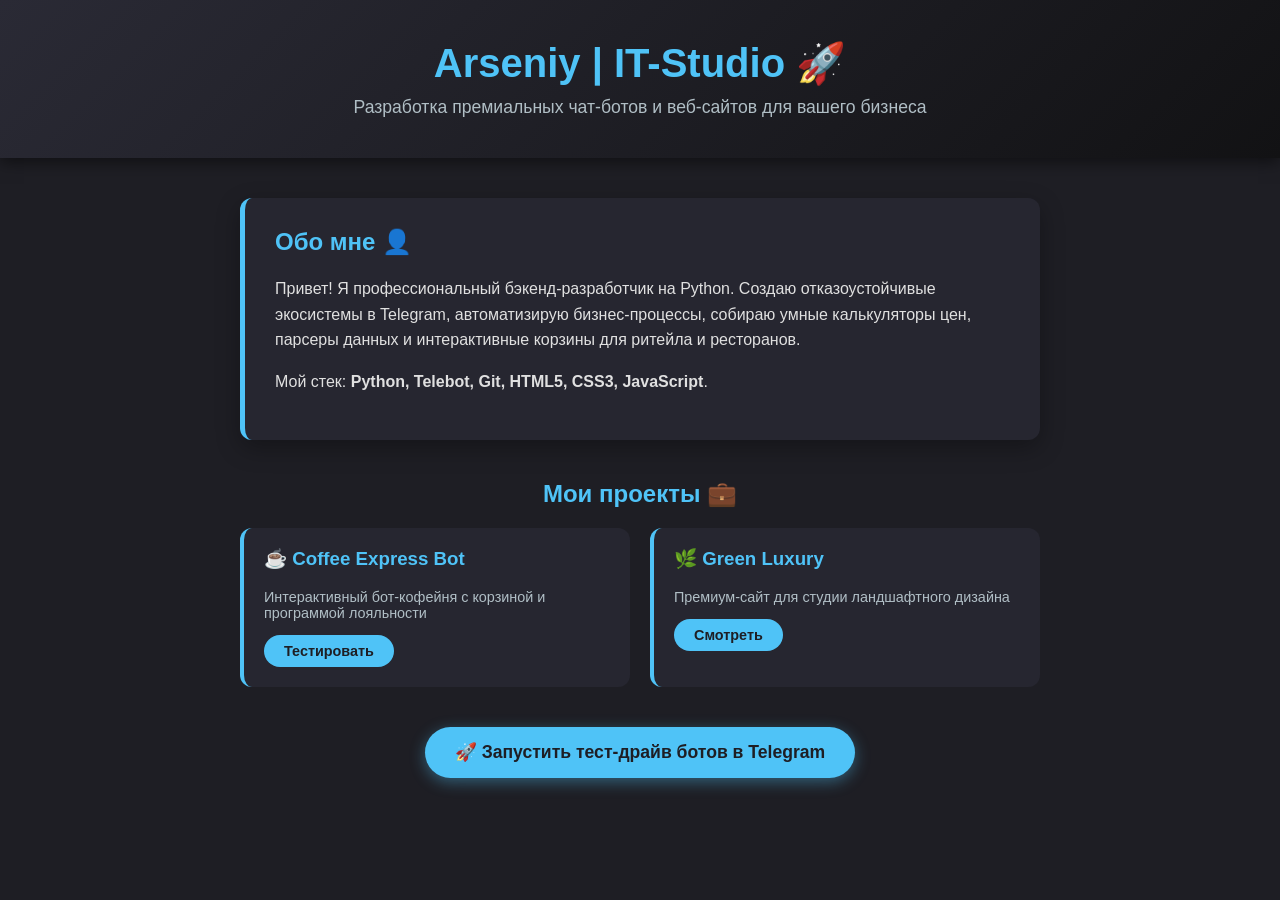
<file: index.html>
<!DOCTYPE html>
<html lang="ru">
<head>
    <meta charset="UTF-8">
    <meta name="viewport" content="width=device-width, initial-scale=1.0">
    <title>Арсений | Python & Fullstack Developer</title>
    <link rel="stylesheet" href="style.css">
</head>
<body>

    <header class="header">
        <h1>Arseniy | IT-Studio 🚀</h1>
        <p>Разработка премиальных чат-ботов и веб-сайтов для вашего бизнеса</p>
    </header>

    <main class="container">
        <section class="bio-card">
            <h2>Обо мне 👤</h2>
            <p>Привет! Я профессиональный бэкенд-разработчик на Python. Создаю отказоустойчивые экосистемы в Telegram, автоматизирую бизнес-процессы, собираю умные калькуляторы цен, парсеры данных и интерактивные корзины для ритейла и ресторанов.</p>
            <p>Мой стек: <strong>Python, Telebot, Git, HTML5, CSS3, JavaScript</strong>.</p>
        </section>

        <section class="portfolio">
            <h2>Мои проекты 💼</h2>
            <div class="projects">
                <div class="project-card">
                    <h3>☕ Coffee Express Bot</h3>
                    <p>Интерактивный бот-кофейня с корзиной и программой лояльности</p>
                    <a href="https://t.me/ars_coffee_demo_bot" class="btn-small">Тестировать</a>
                </div>
                <div class="project-card">
                    <h3>🌿 Green Luxury</h3>
                    <p>Премиум-сайт для студии ландшафтного дизайна</p>
                    <a href="https://ars13systemsbiz.github.io/ars-it-studio/" class="btn-small">Смотреть</a>
                </div>
            </div>
        </section>

        <div class="cta-box">
            <a href="https://t.me/ars_calc_biz_bot" class="btn">🚀 Запустить тест-драйв ботов в Telegram</a>
        </div>
    </main>

</body>
</html>
</file>
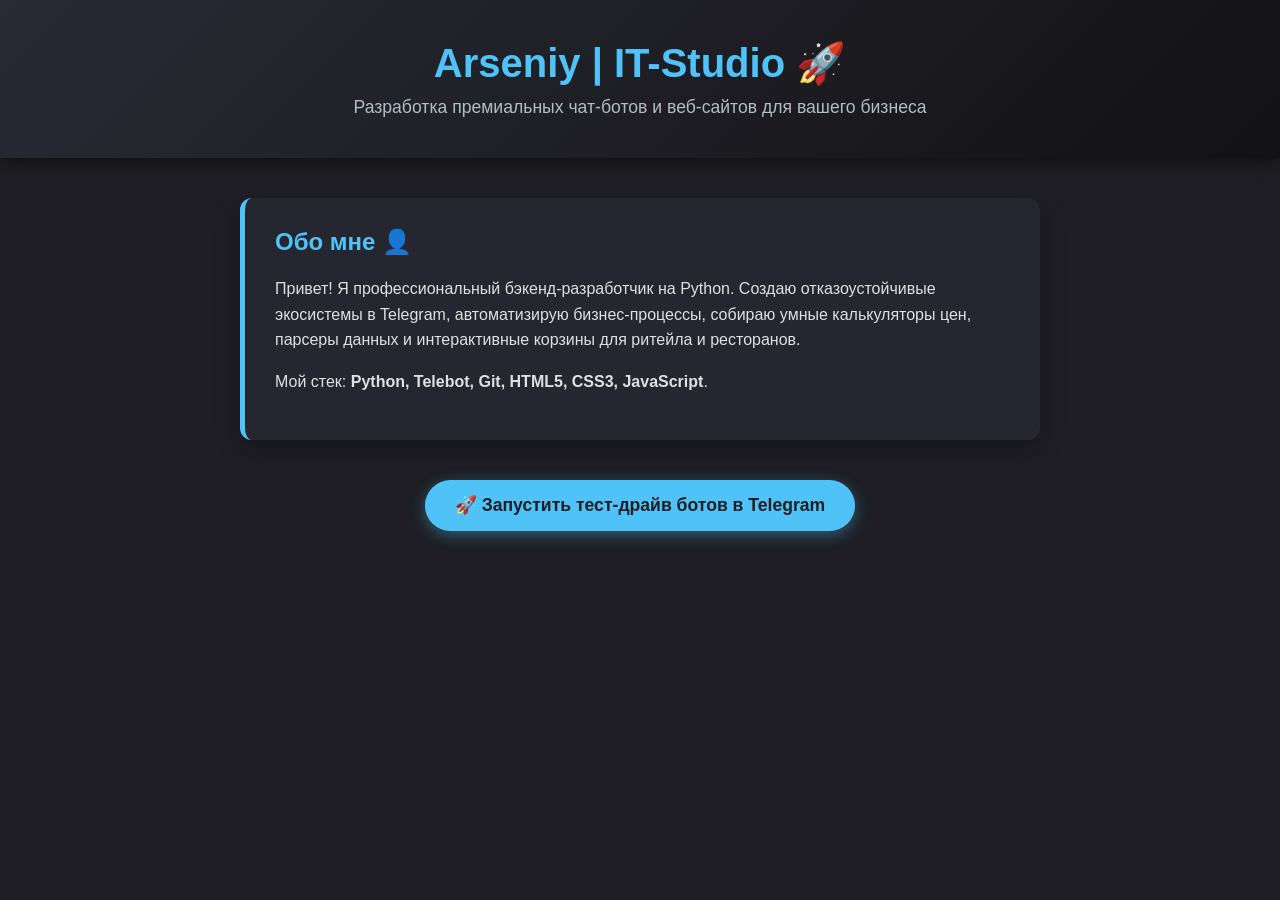
<file: green-luxury-site/index.html>
<!DOCTYPE html>
<html lang="ru">
<head>
    <meta charset="UTF-8">
    <meta name="viewport" content="width=device-width, initial-scale=1.0">
    <title>Арсений | Python & Fullstack Developer</title>
    <!-- Подключаем наш файл со стилями красоты -->
    <link rel="stylesheet" href="style.css">
</head>
<body>

    <!-- Главная плашка (Шапка сайта) -->
    <header class="header">
        <h1>Arseniy | IT-Studio 🚀</h1>
        <p>Разработка премиальных чат-ботов и веб-сайтов для вашего бизнеса</p>
    </header>

    <!-- Основной блок с информацией -->
    <main class="container">
        <section class="bio-card">
            <h2>Обо мне 👤</h2>
            <p>Привет! Я профессиональный бэкенд-разработчик на Python. Создаю отказоустойчивые экосистемы в Telegram, автоматизирую бизнес-процессы, собираю умные калькуляторы цен, парсеры данных и интерактивные корзины для ритейла и ресторанов.</p>
            <p>Мой стек: <strong>Python, Telebot, Git, HTML5, CSS3, JavaScript</strong>.</p>
        </section>

        <!-- Кнопка действия (Призыв написать вам) -->
        <div class="cta-box">
            <a href="https://t.me" class="btn">🚀 Запустить тест-драйв ботов в Telegram</a>
        </div>
    </main>

</body>
</html>
</file>
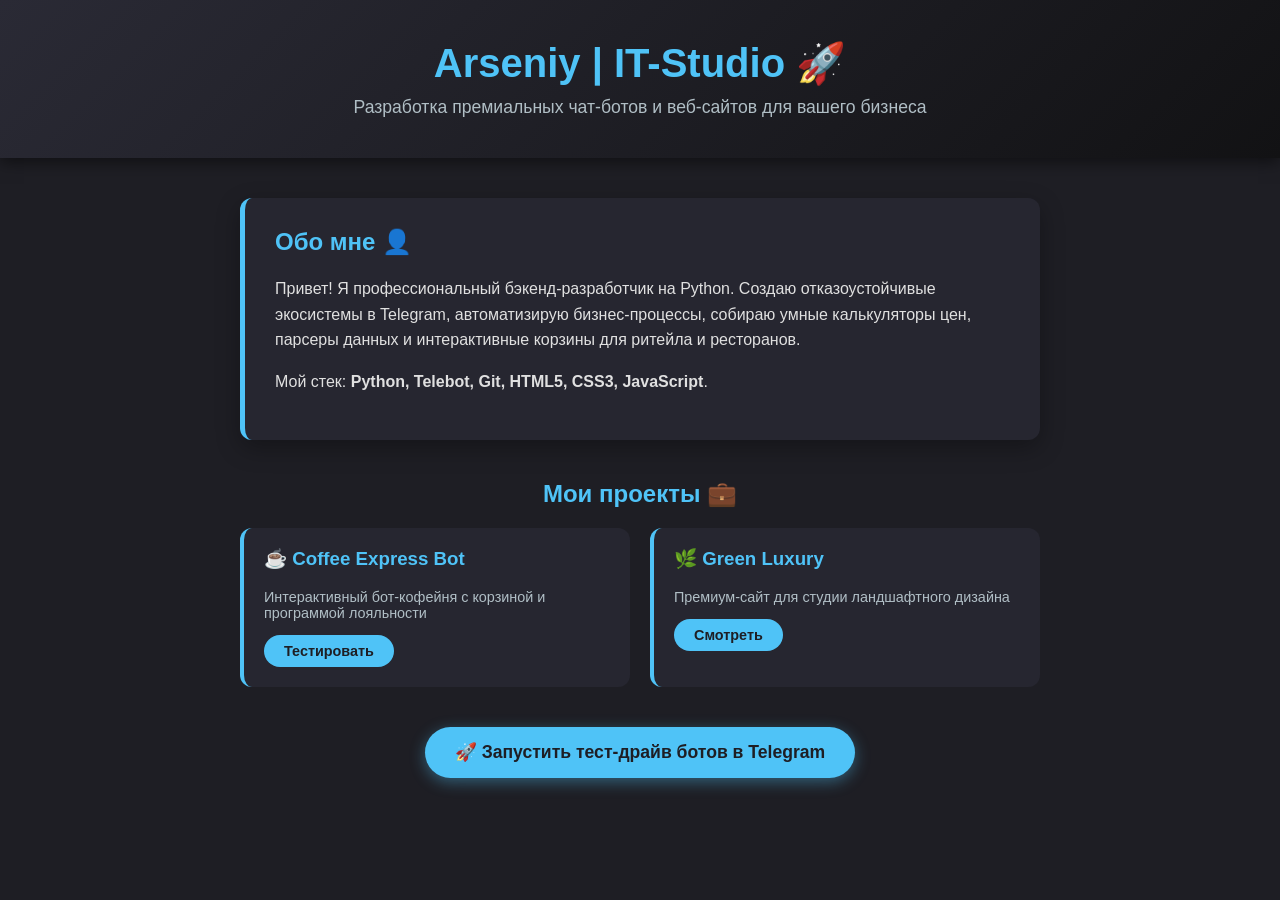
<file: site-portfolio/index.html>
<!DOCTYPE html>
<html lang="ru">
<head>
    <meta charset="UTF-8">
    <meta name="viewport" content="width=device-width, initial-scale=1.0">
    <title>Арсений | Python & Fullstack Developer</title>
    <link rel="stylesheet" href="style.css">
</head>
<body>

    <header class="header">
        <h1>Arseniy | IT-Studio 🚀</h1>
        <p>Разработка премиальных чат-ботов и веб-сайтов для вашего бизнеса</p>
    </header>

    <main class="container">
        <section class="bio-card">
            <h2>Обо мне 👤</h2>
            <p>Привет! Я профессиональный бэкенд-разработчик на Python. Создаю отказоустойчивые экосистемы в Telegram, автоматизирую бизнес-процессы, собираю умные калькуляторы цен, парсеры данных и интерактивные корзины для ритейла и ресторанов.</p>
            <p>Мой стек: <strong>Python, Telebot, Git, HTML5, CSS3, JavaScript</strong>.</p>
        </section>

        <section class="portfolio">
            <h2>Мои проекты 💼</h2>
            <div class="projects">
                <div class="project-card">
                    <h3>☕ Coffee Express Bot</h3>
                    <p>Интерактивный бот-кофейня с корзиной и программой лояльности</p>
                    <a href="https://t.me/ars_coffee_demo_bot" class="btn-small">Тестировать</a>
                </div>
                <div class="project-card">
                    <h3>🌿 Green Luxury</h3>
                    <p>Премиум-сайт для студии ландшафтного дизайна</p>
                    <a href="#" class="btn-small">Смотреть</a>
                </div>
            </div>
        </section>

        <div class="cta-box">
            <a href="https://t.me/ars_it_studio_bot" class="btn">🚀 Запустить тест-драйв ботов в Telegram</a>
        </div>
    </main>

</body>
</html>
</file>
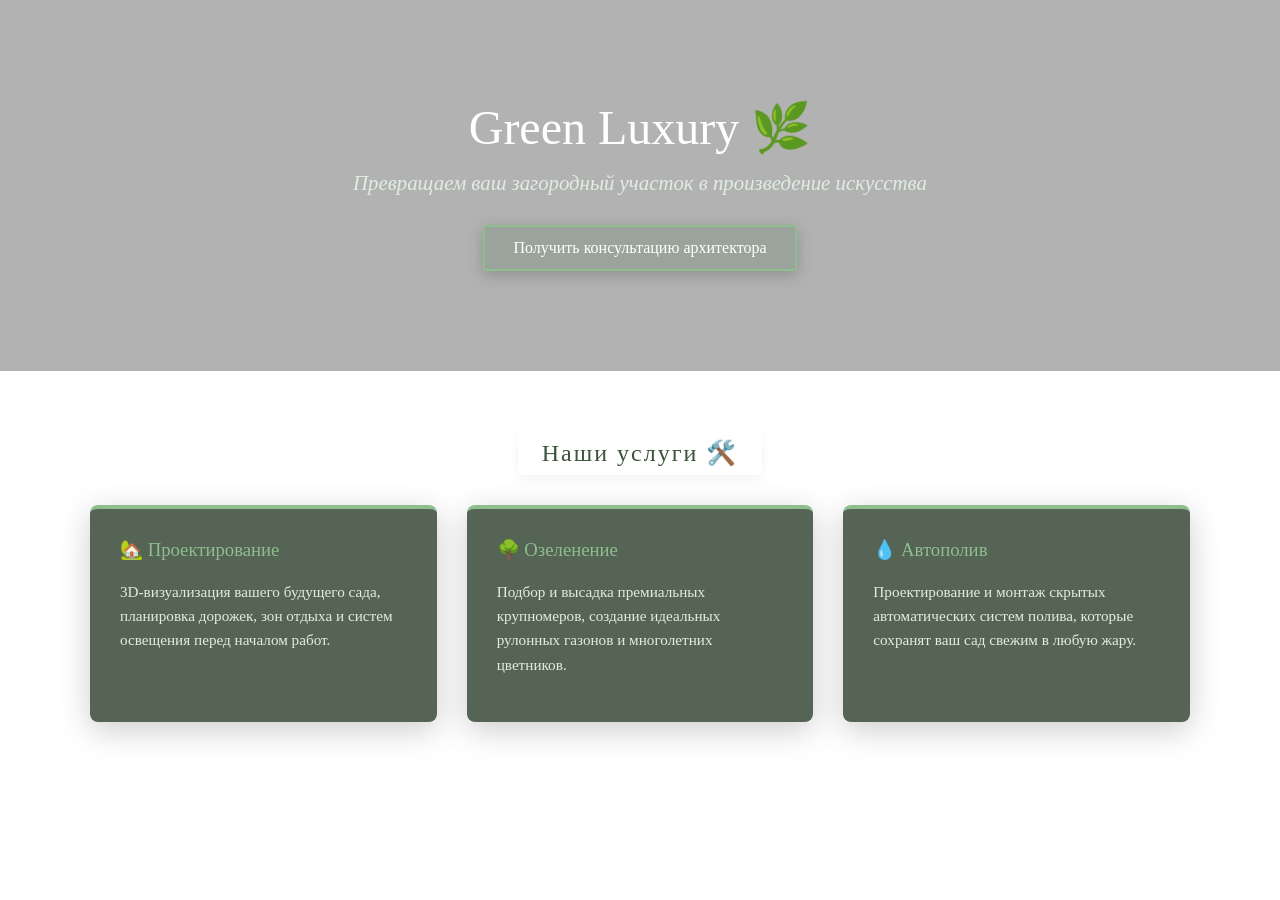
<file: landscape.html>
<!DOCTYPE html>
<html lang="ru">
<head>
    <meta charset="UTF-8">
    <meta name="viewport" content="width=device-width, initial-scale=1.0">
    <title>Green Luxury | Ландшафтный дизайн премиум-класса</title>
    <link rel="stylesheet" href="landscape.css">
</head>
<body>

    <!-- Главный баннер сайта -->
    <section class="hero">
        <div class="hero-overlay">
            <h1>Green Luxury 🌿</h1>
            <p>Превращаем ваш загородный участок в произведение искусства</p>
            <a href="#" class="btn-green">Получить консультацию архитектора</a>
        </div>
    </section>

    <!-- Блок с преимуществами бизнеса -->
    <main class="content-box">
        <h2 class="section-title">Наши услуги 🛠️</h2>
        
        <div class="services-grid">
            <div class="card">
                <h3>🏡 Проектирование</h3>
                <p>3D-визуализация вашего будущего сада, планировка дорожек, зон отдыха и систем освещения перед началом работ.</p>
            </div>
            <div class="card">
                <h3>🌳 Озеленение</h3>
                <p>Подбор и высадка премиальных крупномеров, создание идеальных рулонных газонов и многолетних цветников.</p>
            </div>
            <div class="card">
                <h3>💧 Автополив</h3>
                <p>Проектирование и монтаж скрытых автоматических систем полива, которые сохранят ваш сад свежим в любую жару.</p>
            </div>
        </div>
    </main>

</body>
</html>
</file>
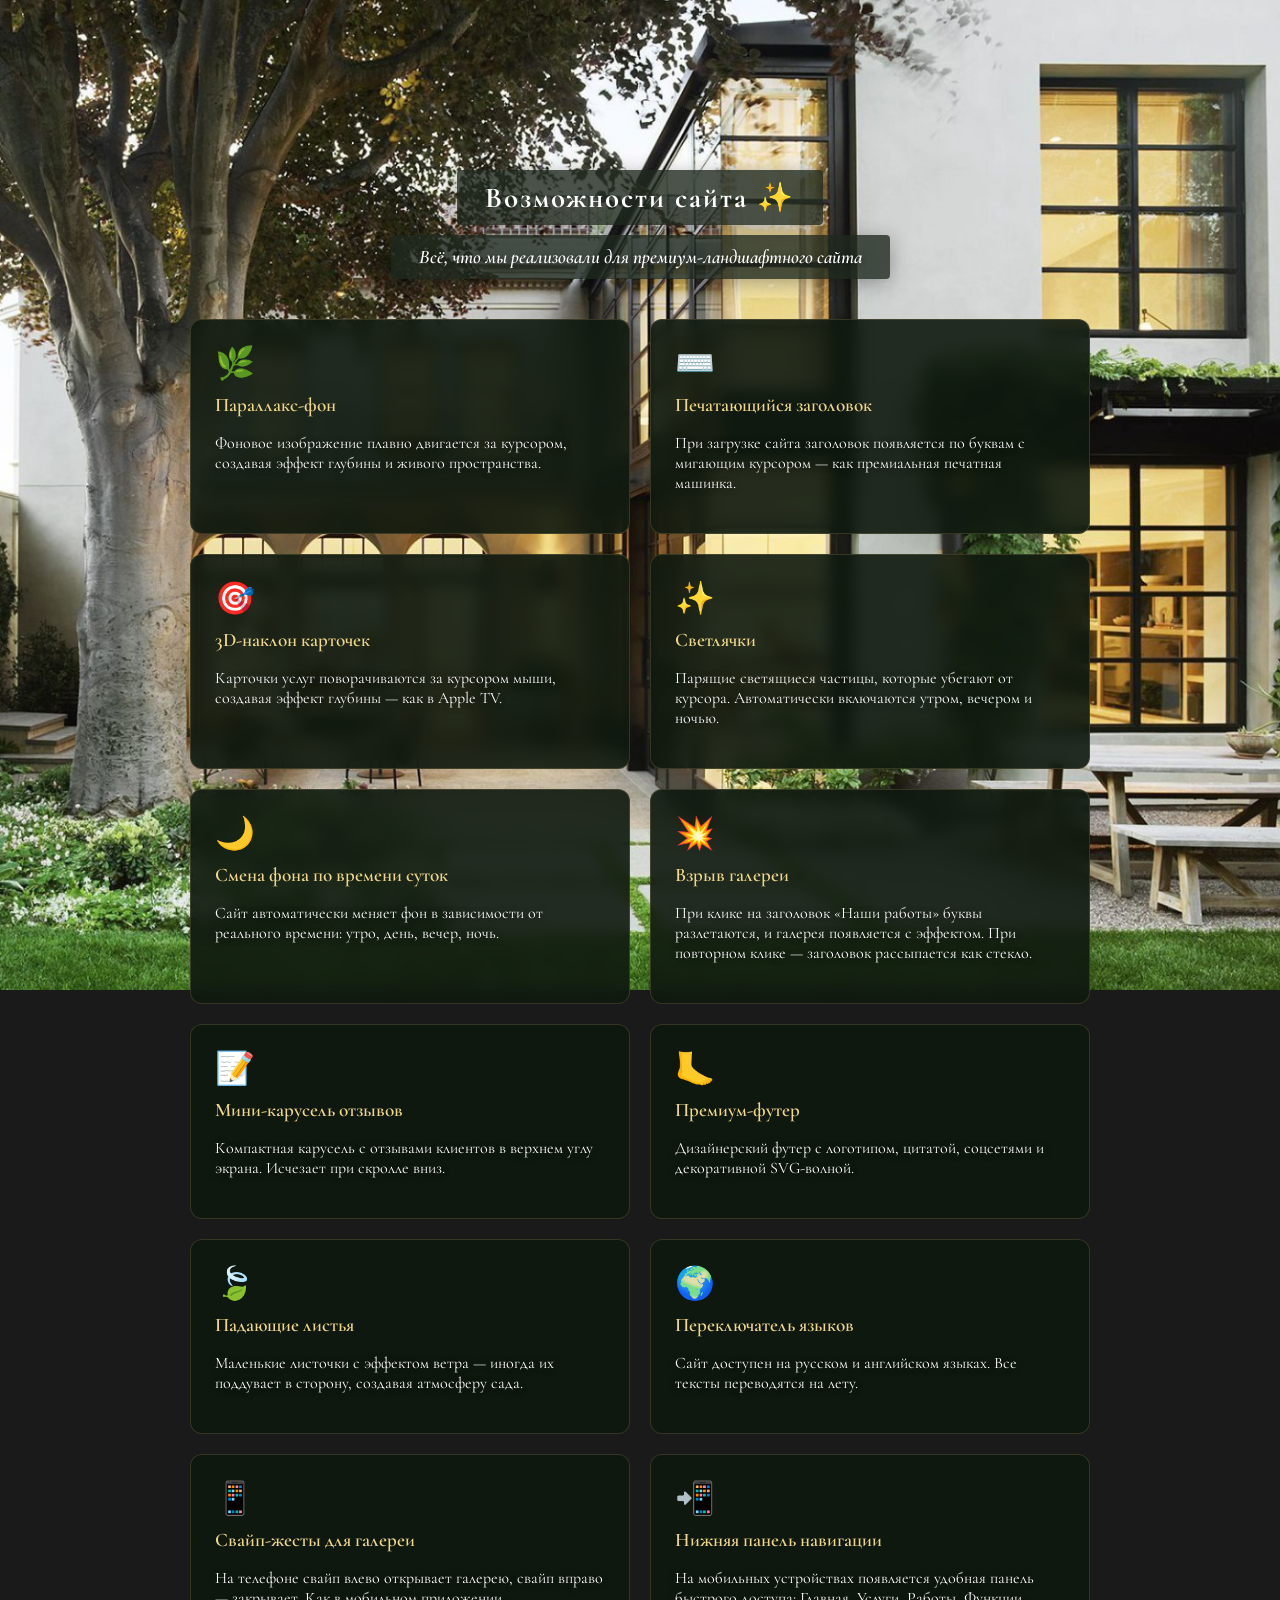
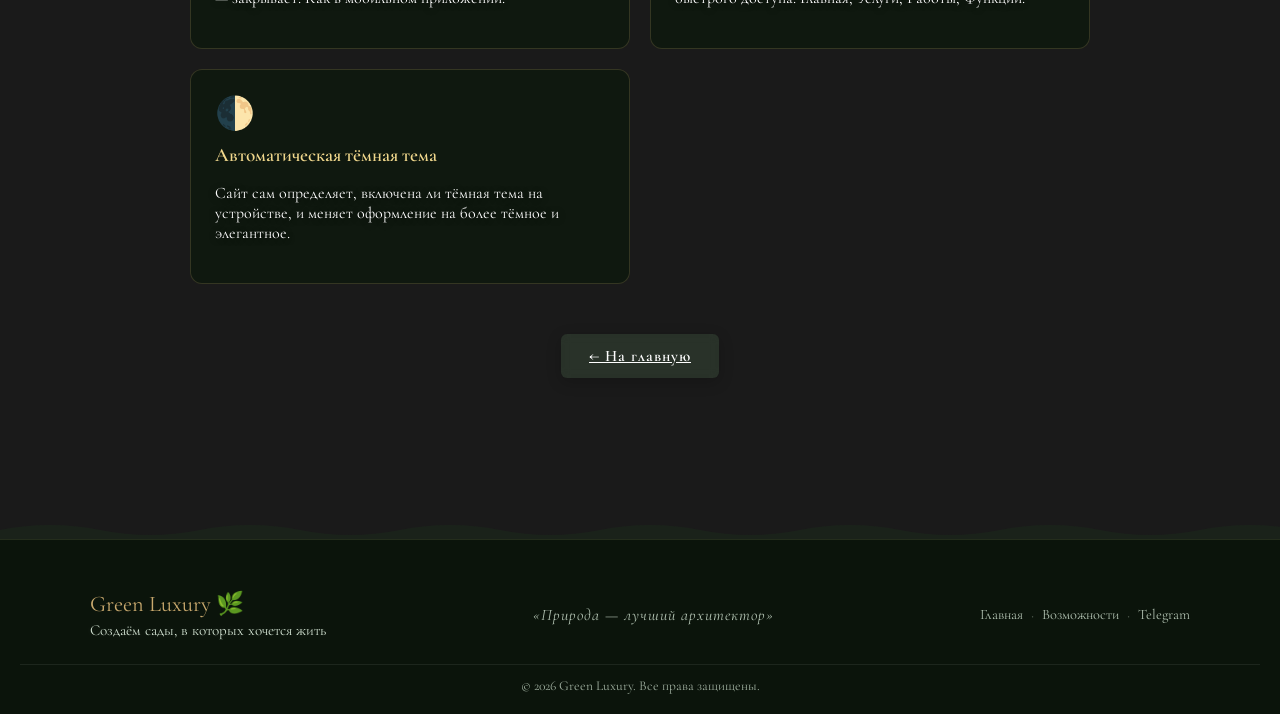
<file: green-luxury-site/Features.html>
<!DOCTYPE html>
<html lang="ru">

<head>
    <meta charset="UTF-8">
    <meta name="viewport" content="width=device-width, initial-scale=1.0">
    <title>Green Luxury | Возможности сайта</title>
    <link href="https://fonts.googleapis.com/css2?family=Cormorant+Garamond:wght@400;500;600;700&display=swap"
        rel="stylesheet">
    <link rel="stylesheet" href="landscape.css">
    <style>
        .features-subtitle {
            text-align: center;
            color: #ffffff;
            font-size: 1.2rem;
            font-weight: 600;
            font-style: italic;
            margin-top: -20px;
            margin-bottom: 40px;
            text-shadow: 0 1px 6px rgba(0, 0, 0, 0.6);
            background: rgba(30, 40, 30, 0.8);
            padding: 10px 28px;
            border-radius: 4px;
            display: table;
            margin-left: auto;
            margin-right: auto;
            box-shadow: 0 4px 20px rgba(0, 0, 0, 0.3);
        }

        .features-list {
            display: grid;
            grid-template-columns: repeat(2, 1fr);
            gap: 20px;
            max-width: 900px;
            margin: 0 auto;
        }

        .feature-card-detail {
            background: rgba(15, 25, 15, 0.9);
            backdrop-filter: blur(8px);
            border-radius: 12px;
            padding: 24px;
            border: 1px solid rgba(197, 169, 110, 0.2);
            transition: transform 0.3s ease, box-shadow 0.3s ease;
        }

        .feature-card-detail:hover {
            transform: translateY(-4px);
            box-shadow: 0 8px 30px rgba(0, 0, 0, 0.4);
            border-color: rgba(197, 169, 110, 0.5);
        }

        .feature-icon-detail {
            font-size: 2rem;
            margin-bottom: 10px;
        }

        .feature-card-detail h3 {
            color: #f0d78c;
            font-size: 1.2rem;
            margin: 0 0 8px 0;
            font-weight: 600;
        }

        .feature-card-detail p {
            color: #ffffff;
            font-size: 1rem;
            text-shadow: 0 1px 6px rgba(0, 0, 0, 0.6);
        }

        @media (max-width: 600px) {
            .features-list {
                grid-template-columns: 1fr;
            }
        }
    </style>
</head>

<body>

    <div class="parallax-layer parallax-back"></div>

    <main class="content-box" style="padding-top: 60px; padding-bottom: 60px;">
        <h1 class="section-title">Возможности сайта ✨</h1>
        <p class="features-subtitle">Всё, что мы реализовали для премиум-ландшафтного сайта</p>

        <div class="features-list">
            <div class="feature-card-detail">
                <div class="feature-icon-detail">🌿</div>
                <h3>Параллакс-фон</h3>
                <p>Фоновое изображение плавно двигается за курсором, создавая эффект глубины и живого пространства.</p>
            </div>
            <div class="feature-card-detail">
                <div class="feature-icon-detail">⌨️</div>
                <h3>Печатающийся заголовок</h3>
                <p>При загрузке сайта заголовок появляется по буквам с мигающим курсором — как премиальная печатная
                    машинка.</p>
            </div>
            <div class="feature-card-detail">
                <div class="feature-icon-detail">🎯</div>
                <h3>3D-наклон карточек</h3>
                <p>Карточки услуг поворачиваются за курсором мыши, создавая эффект глубины — как в Apple TV.</p>
            </div>
            <div class="feature-card-detail">
                <div class="feature-icon-detail">✨</div>
                <h3>Светлячки</h3>
                <p>Парящие светящиеся частицы, которые убегают от курсора. Автоматически включаются утром, вечером и
                    ночью.</p>
            </div>
            <div class="feature-card-detail">
                <div class="feature-icon-detail">🌙</div>
                <h3>Смена фона по времени суток</h3>
                <p>Сайт автоматически меняет фон в зависимости от реального времени: утро, день, вечер, ночь.</p>
            </div>
            <div class="feature-card-detail">
                <div class="feature-icon-detail">💥</div>
                <h3>Взрыв галереи</h3>
                <p>При клике на заголовок «Наши работы» буквы разлетаются, и галерея появляется с эффектом. При
                    повторном клике — заголовок рассыпается как стекло.</p>
            </div>
            <div class="feature-card-detail">
                <div class="feature-icon-detail">📝</div>
                <h3>Мини-карусель отзывов</h3>
                <p>Компактная карусель с отзывами клиентов в верхнем углу экрана. Исчезает при скролле вниз.</p>
            </div>
            <div class="feature-card-detail">
                <div class="feature-icon-detail">🦶</div>
                <h3>Премиум-футер</h3>
                <p>Дизайнерский футер с логотипом, цитатой, соцсетями и декоративной SVG-волной.</p>
            </div>
            <div class="feature-card-detail">
                <div class="feature-icon-detail">🍃</div>
                <h3>Падающие листья</h3>
                <p>Маленькие листочки с эффектом ветра — иногда их поддувает в сторону, создавая атмосферу сада.</p>
            </div>
                        <div class="feature-card-detail">
                <div class="feature-icon-detail">🌍</div>
                <h3>Переключатель языков</h3>
                <p>Сайт доступен на русском и английском языках. Все тексты переводятся на лету.</p>
            </div>
            <div class="feature-card-detail">
                <div class="feature-icon-detail">📱</div>
                <h3>Свайп-жесты для галереи</h3>
                <p>На телефоне свайп влево открывает галерею, свайп вправо — закрывает. Как в мобильном приложении.</p>
            </div>
            <div class="feature-card-detail">
                <div class="feature-icon-detail">📲</div>
                <h3>Нижняя панель навигации</h3>
                <p>На мобильных устройствах появляется удобная панель быстрого доступа: Главная, Услуги, Работы, Функции.</p>
            </div>
            <div class="feature-card-detail">
                <div class="feature-icon-detail">🌓</div>
                <h3>Автоматическая тёмная тема</h3>
                <p>Сайт сам определяет, включена ли тёмная тема на устройстве, и меняет оформление на более тёмное и элегантное.</p>
            </div>
        </div>

        <p style="text-align: center; margin-top: 50px;">
            <a href="landscape.html" class="btn-green" style="width: auto; padding: 12px 28px; font-size: 1rem;">← На
                главную</a>
        </p>
    </main>

    <footer class="footer">
        <div class="footer-wave"></div>
        <div class="footer-inner">
            <div class="footer-brand">
                <h3>Green Luxury 🌿</h3>
                <p>Создаём сады, в которых хочется жить</p>
            </div>
            <div class="footer-quote">«Природа — лучший архитектор»</div>
            <div class="footer-contacts"><a href="index.html">Главная</a><span class="dot">·</span><a
                    href="features.html">Возможности</a><span class="dot">·</span><a
                    href="https://t.me/ars_calc_biz_bot">Telegram</a></div>
        </div>
        <div class="footer-bottom">© 2026 Green Luxury. Все права защищены.</div>
    </footer>

</body>

</html>
</file>
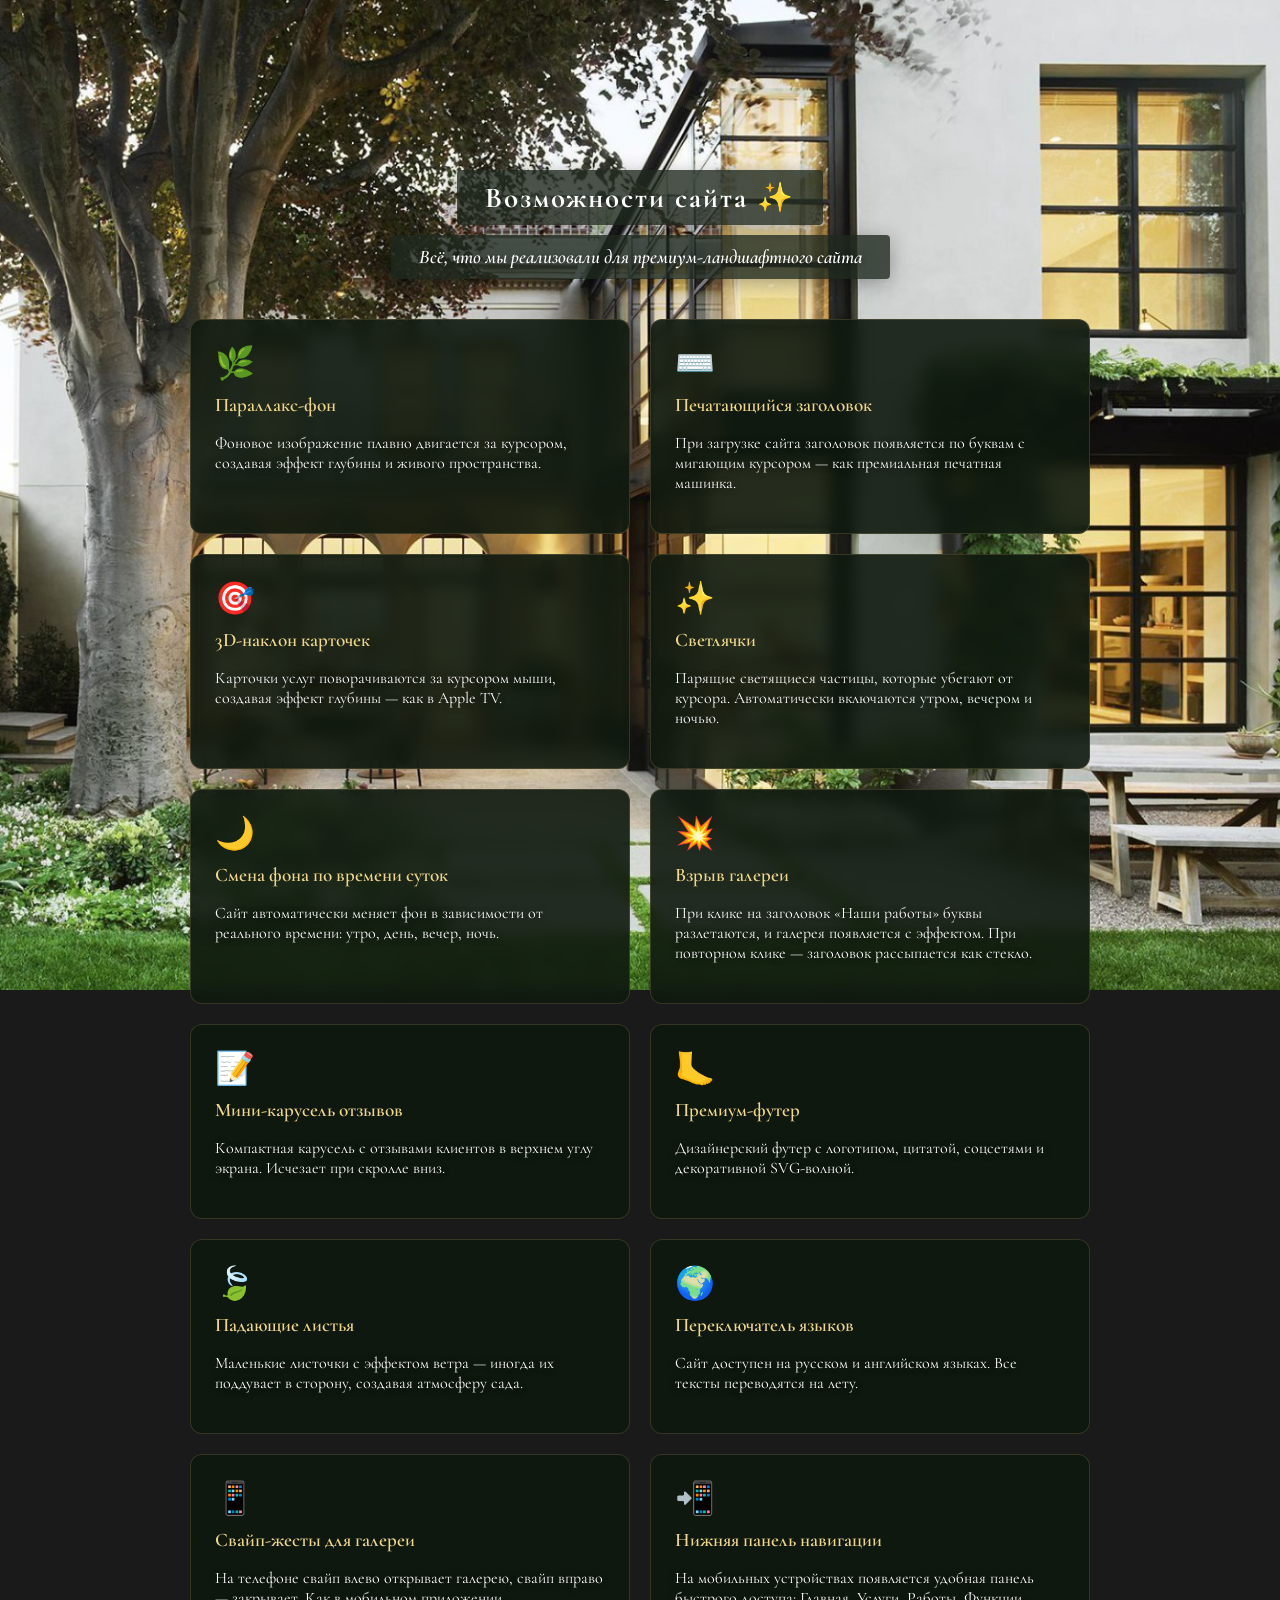
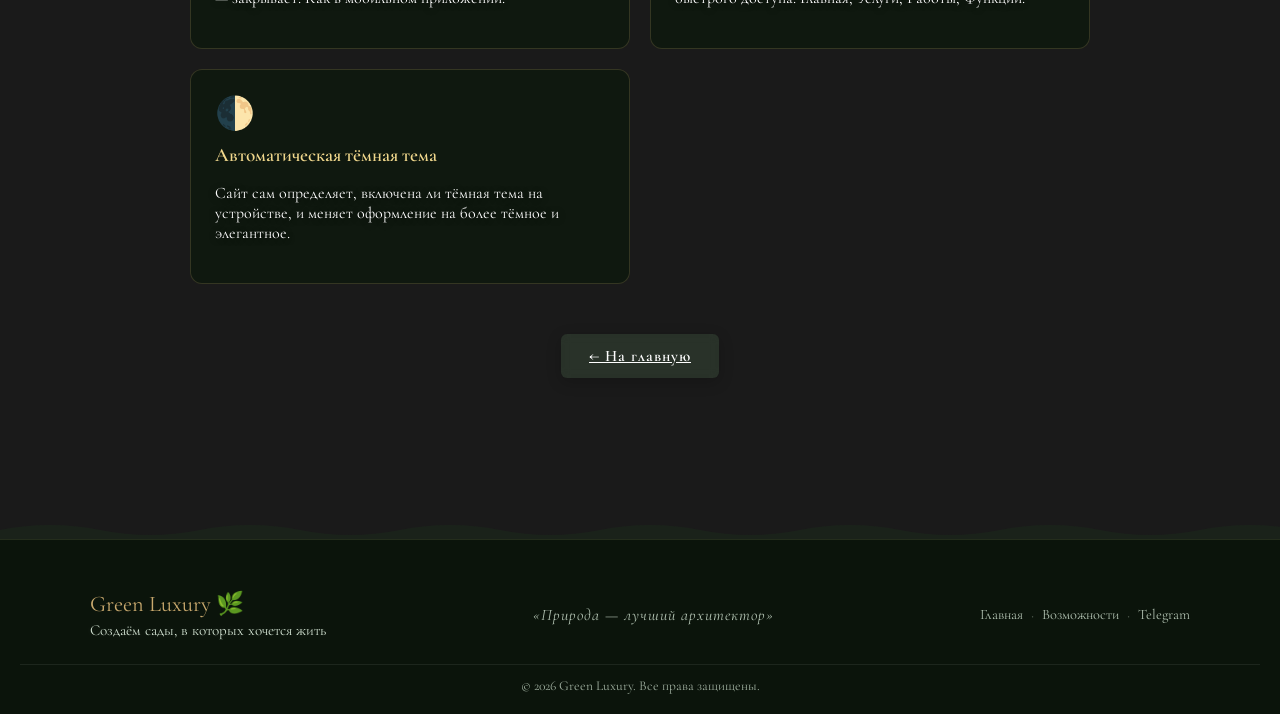
<file: green-luxury-site/features.html>
<!DOCTYPE html>
<html lang="ru">

<head>
    <meta charset="UTF-8">
    <meta name="viewport" content="width=device-width, initial-scale=1.0">
    <title>Green Luxury | Возможности сайта</title>
    <link href="https://fonts.googleapis.com/css2?family=Cormorant+Garamond:wght@400;500;600;700&display=swap"
        rel="stylesheet">
    <link rel="stylesheet" href="landscape.css">
    <style>
        .features-subtitle {
            text-align: center;
            color: #ffffff;
            font-size: 1.2rem;
            font-weight: 600;
            font-style: italic;
            margin-top: -20px;
            margin-bottom: 40px;
            text-shadow: 0 1px 6px rgba(0, 0, 0, 0.6);
            background: rgba(30, 40, 30, 0.8);
            padding: 10px 28px;
            border-radius: 4px;
            display: table;
            margin-left: auto;
            margin-right: auto;
            box-shadow: 0 4px 20px rgba(0, 0, 0, 0.3);
        }

        .features-list {
            display: grid;
            grid-template-columns: repeat(2, 1fr);
            gap: 20px;
            max-width: 900px;
            margin: 0 auto;
        }

        .feature-card-detail {
            background: rgba(15, 25, 15, 0.9);
            backdrop-filter: blur(8px);
            border-radius: 12px;
            padding: 24px;
            border: 1px solid rgba(197, 169, 110, 0.2);
            transition: transform 0.3s ease, box-shadow 0.3s ease;
        }

        .feature-card-detail:hover {
            transform: translateY(-4px);
            box-shadow: 0 8px 30px rgba(0, 0, 0, 0.4);
            border-color: rgba(197, 169, 110, 0.5);
        }

        .feature-icon-detail {
            font-size: 2rem;
            margin-bottom: 10px;
        }

        .feature-card-detail h3 {
            color: #f0d78c;
            font-size: 1.2rem;
            margin: 0 0 8px 0;
            font-weight: 600;
        }

        .feature-card-detail p {
            color: #ffffff;
            font-size: 1rem;
            text-shadow: 0 1px 6px rgba(0, 0, 0, 0.6);
        }

        @media (max-width: 600px) {
            .features-list {
                grid-template-columns: 1fr;
            }
        }
    </style>
</head>

<body>

    <div class="parallax-layer parallax-back"></div>

    <main class="content-box" style="padding-top: 60px; padding-bottom: 60px;">
        <h1 class="section-title">Возможности сайта ✨</h1>
        <p class="features-subtitle">Всё, что мы реализовали для премиум-ландшафтного сайта</p>

        <div class="features-list">
            <div class="feature-card-detail">
                <div class="feature-icon-detail">🌿</div>
                <h3>Параллакс-фон</h3>
                <p>Фоновое изображение плавно двигается за курсором, создавая эффект глубины и живого пространства.</p>
            </div>
            <div class="feature-card-detail">
                <div class="feature-icon-detail">⌨️</div>
                <h3>Печатающийся заголовок</h3>
                <p>При загрузке сайта заголовок появляется по буквам с мигающим курсором — как премиальная печатная
                    машинка.</p>
            </div>
            <div class="feature-card-detail">
                <div class="feature-icon-detail">🎯</div>
                <h3>3D-наклон карточек</h3>
                <p>Карточки услуг поворачиваются за курсором мыши, создавая эффект глубины — как в Apple TV.</p>
            </div>
            <div class="feature-card-detail">
                <div class="feature-icon-detail">✨</div>
                <h3>Светлячки</h3>
                <p>Парящие светящиеся частицы, которые убегают от курсора. Автоматически включаются утром, вечером и
                    ночью.</p>
            </div>
            <div class="feature-card-detail">
                <div class="feature-icon-detail">🌙</div>
                <h3>Смена фона по времени суток</h3>
                <p>Сайт автоматически меняет фон в зависимости от реального времени: утро, день, вечер, ночь.</p>
            </div>
            <div class="feature-card-detail">
                <div class="feature-icon-detail">💥</div>
                <h3>Взрыв галереи</h3>
                <p>При клике на заголовок «Наши работы» буквы разлетаются, и галерея появляется с эффектом. При
                    повторном клике — заголовок рассыпается как стекло.</p>
            </div>
            <div class="feature-card-detail">
                <div class="feature-icon-detail">📝</div>
                <h3>Мини-карусель отзывов</h3>
                <p>Компактная карусель с отзывами клиентов в верхнем углу экрана. Исчезает при скролле вниз.</p>
            </div>
            <div class="feature-card-detail">
                <div class="feature-icon-detail">🦶</div>
                <h3>Премиум-футер</h3>
                <p>Дизайнерский футер с логотипом, цитатой, соцсетями и декоративной SVG-волной.</p>
            </div>
            <div class="feature-card-detail">
                <div class="feature-icon-detail">🍃</div>
                <h3>Падающие листья</h3>
                <p>Маленькие листочки с эффектом ветра — иногда их поддувает в сторону, создавая атмосферу сада.</p>
            </div>
                        <div class="feature-card-detail">
                <div class="feature-icon-detail">🌍</div>
                <h3>Переключатель языков</h3>
                <p>Сайт доступен на русском и английском языках. Все тексты переводятся на лету.</p>
            </div>
            <div class="feature-card-detail">
                <div class="feature-icon-detail">📱</div>
                <h3>Свайп-жесты для галереи</h3>
                <p>На телефоне свайп влево открывает галерею, свайп вправо — закрывает. Как в мобильном приложении.</p>
            </div>
            <div class="feature-card-detail">
                <div class="feature-icon-detail">📲</div>
                <h3>Нижняя панель навигации</h3>
                <p>На мобильных устройствах появляется удобная панель быстрого доступа: Главная, Услуги, Работы, Функции.</p>
            </div>
            <div class="feature-card-detail">
                <div class="feature-icon-detail">🌓</div>
                <h3>Автоматическая тёмная тема</h3>
                <p>Сайт сам определяет, включена ли тёмная тема на устройстве, и меняет оформление на более тёмное и элегантное.</p>
            </div>
        </div>

        <p style="text-align: center; margin-top: 50px;">
            <a href="landscape.html" class="btn-green" style="width: auto; padding: 12px 28px; font-size: 1rem;">← На
                главную</a>
        </p>
    </main>

    <footer class="footer">
        <div class="footer-wave"></div>
        <div class="footer-inner">
            <div class="footer-brand">
                <h3>Green Luxury 🌿</h3>
                <p>Создаём сады, в которых хочется жить</p>
            </div>
            <div class="footer-quote">«Природа — лучший архитектор»</div>
            <div class="footer-contacts"><a href="index.html">Главная</a><span class="dot">·</span><a
                    href="features.html">Возможности</a><span class="dot">·</span><a
                    href="https://t.me/ars_calc_biz_bot">Telegram</a></div>
        </div>
        <div class="footer-bottom">© 2026 Green Luxury. Все права защищены.</div>
    </footer>

</body>

</html>
</file>
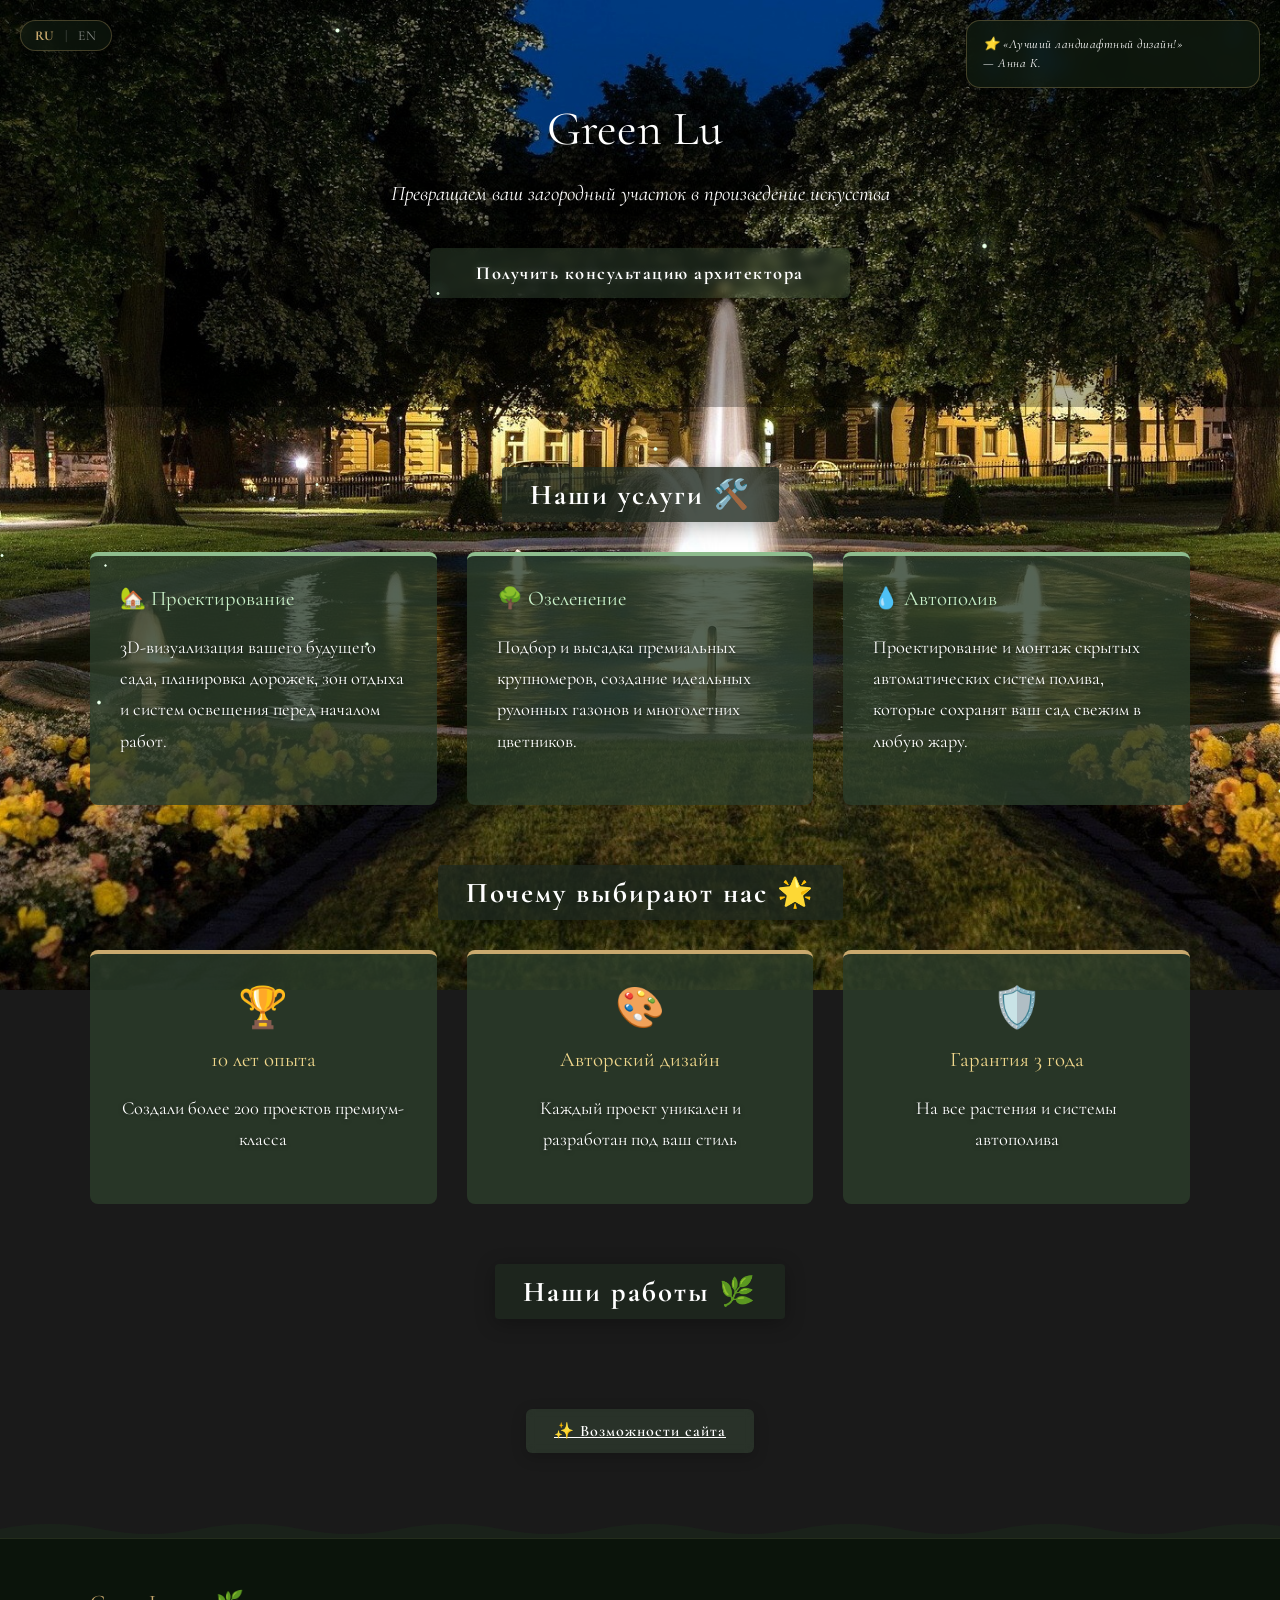
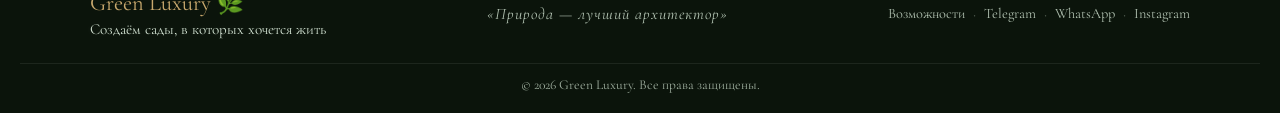
<file: green-luxury-site/landscape.html>
<!DOCTYPE html>
<html lang="ru">

<head>
    <meta charset="UTF-8">
    <meta http-equiv="Cache-Control" content="no-cache, no-store, must-revalidate">
    <meta http-equiv="Pragma" content="no-cache">
    <meta http-equiv="Expires" content="0">
    <meta name="viewport" content="width=device-width, initial-scale=1.0">
    <title>Green Luxury | Ландшафтный дизайн премиум-класса</title>
    <link href="https://fonts.googleapis.com/css2?family=Cormorant+Garamond:wght@500;600&display=swap" rel="stylesheet">
    <link rel="stylesheet" href="landscape.css">
</head>

<body>

    <nav class="mobile-nav">
        <a href="landscape.html" class="mobile-nav-item active">🏠 Главная</a>
        <a href="#services" class="mobile-nav-item">🛠️ Услуги</a>
        <a href="#galleryTitle" class="mobile-nav-item">🖼️ Работы</a>
        <a href="features.html" class="mobile-nav-item">✨ Функции</a>
    </nav>

    <div class="reviews-mini" id="reviewsMini">
        <div class="review-mini-card">⭐ «Лучший ландшафтный дизайн!»<br>— Анна К.</div>
    </div>

    <div class="parallax-layer parallax-back"></div>

    <section class="hero">
        <div class="hero-overlay">
            <h1>Green Luxury 🌿</h1>
            <p>Превращаем ваш загородный участок в произведение искусства</p>

            <div class="btn-wrapper reveal">
                <svg class="neon-svg" viewBox="0 0 420 56" preserveAspectRatio="none">
                    <rect class="run-rect" x="2" y="2" width="416" height="52" rx="8" fill="none" stroke="#e0ffe0"
                        stroke-width="2" stroke-linecap="round" stroke-dasharray="12 924" />
                    <rect class="run-rect2" x="2" y="2" width="416" height="52" rx="8" fill="none" stroke="#e0ffe0"
                        stroke-width="2" stroke-linecap="round" stroke-dasharray="12 924" stroke-dashoffset="-468" />
                </svg>
                <button class="btn-green" id="consultBtn">
                    <span class="btn-text">Получить консультацию архитектора</span>
                </button>
            </div>

            <div class="lang-switch">
                <span class="lang-btn active" data-lang="ru">RU</span>
                <span class="lang-sep">|</span>
                <span class="lang-btn" data-lang="en">EN</span>
            </div>
        </div>
    </section>

    <main class="content-box">
        <h2 class="section-title reveal">Наши услуги 🛠️</h2>
        <div class="services-grid">
            <div class="card-wrapper reveal"><svg class="card-svg" viewBox="0 0 300 180" preserveAspectRatio="none">
                    <rect class="card-run" x="2" y="2" width="296" height="176" rx="8" fill="none" stroke="#e0ffe0"
                        stroke-width="2" stroke-linecap="round" stroke-dasharray="12 932" />
                    <rect class="card-run2" x="2" y="2" width="296" height="176" rx="8" fill="none" stroke="#e0ffe0"
                        stroke-width="2" stroke-linecap="round" stroke-dasharray="12 932" stroke-dashoffset="-472" />
                </svg>
                <div class="card">
                    <h3>🏡 Проектирование</h3>
                    <p>3D-визуализация вашего будущего сада, планировка дорожек, зон отдыха и систем освещения перед
                        началом работ.</p>
                </div>
            </div>
            <div class="card-wrapper reveal"><svg class="card-svg" viewBox="0 0 300 180" preserveAspectRatio="none">
                    <rect class="card-run" x="2" y="2" width="296" height="176" rx="8" fill="none" stroke="#e0ffe0"
                        stroke-width="2" stroke-linecap="round" stroke-dasharray="12 932" />
                    <rect class="card-run2" x="2" y="2" width="296" height="176" rx="8" fill="none" stroke="#e0ffe0"
                        stroke-width="2" stroke-linecap="round" stroke-dasharray="12 932" stroke-dashoffset="-472" />
                </svg>
                <div class="card">
                    <h3>🌳 Озеленение</h3>
                    <p>Подбор и высадка премиальных крупномеров, создание идеальных рулонных газонов и многолетних
                        цветников.</p>
                </div>
            </div>
            <div class="card-wrapper reveal"><svg class="card-svg" viewBox="0 0 300 180" preserveAspectRatio="none">
                    <rect class="card-run" x="2" y="2" width="296" height="176" rx="8" fill="none" stroke="#e0ffe0"
                        stroke-width="2" stroke-linecap="round" stroke-dasharray="12 932" />
                    <rect class="card-run2" x="2" y="2" width="296" height="176" rx="8" fill="none" stroke="#e0ffe0"
                        stroke-width="2" stroke-linecap="round" stroke-dasharray="12 932" stroke-dashoffset="-472" />
                </svg>
                <div class="card">
                    <h3>💧 Автополив</h3>
                    <p>Проектирование и монтаж скрытых автоматических систем полива, которые сохранят ваш сад свежим в
                        любую жару.</p>
                </div>
            </div>
        </div>

        <h2 class="section-title reveal" style="margin-top: 60px;">Почему выбирают нас 🌟</h2>
        <div class="services-grid">
            <div class="card-wrapper reveal"><svg class="card-svg" viewBox="0 0 300 180" preserveAspectRatio="none">
                    <rect class="card-run" x="2" y="2" width="296" height="176" rx="8" fill="none" stroke="#e0ffe0"
                        stroke-width="2" stroke-linecap="round" stroke-dasharray="12 932" />
                    <rect class="card-run2" x="2" y="2" width="296" height="176" rx="8" fill="none" stroke="#e0ffe0"
                        stroke-width="2" stroke-linecap="round" stroke-dasharray="12 932" stroke-dashoffset="-472" />
                </svg>
                <div class="card feature-card"><span class="feature-icon">🏆</span>
                    <h3>10 лет опыта</h3>
                    <p>Создали более 200 проектов премиум-класса</p>
                </div>
            </div>
            <div class="card-wrapper reveal"><svg class="card-svg" viewBox="0 0 300 180" preserveAspectRatio="none">
                    <rect class="card-run" x="2" y="2" width="296" height="176" rx="8" fill="none" stroke="#e0ffe0"
                        stroke-width="2" stroke-linecap="round" stroke-dasharray="12 932" />
                    <rect class="card-run2" x="2" y="2" width="296" height="176" rx="8" fill="none" stroke="#e0ffe0"
                        stroke-width="2" stroke-linecap="round" stroke-dasharray="12 932" stroke-dashoffset="-472" />
                </svg>
                <div class="card feature-card"><span class="feature-icon">🎨</span>
                    <h3>Авторский дизайн</h3>
                    <p>Каждый проект уникален и разработан под ваш стиль</p>
                </div>
            </div>
            <div class="card-wrapper reveal"><svg class="card-svg" viewBox="0 0 300 180" preserveAspectRatio="none">
                    <rect class="card-run" x="2" y="2" width="296" height="176" rx="8" fill="none" stroke="#e0ffe0"
                        stroke-width="2" stroke-linecap="round" stroke-dasharray="12 932" />
                    <rect class="card-run2" x="2" y="2" width="296" height="176" rx="8" fill="none" stroke="#e0ffe0"
                        stroke-width="2" stroke-linecap="round" stroke-dasharray="12 932" stroke-dashoffset="-472" />
                </svg>
                <div class="card feature-card"><span class="feature-icon">🛡️</span>
                    <h3>Гарантия 3 года</h3>
                    <p>На все растения и системы автополива</p>
                </div>
            </div>
        </div>

        <h2 class="section-title reveal" id="galleryTitle" style="margin-top: 60px; cursor: pointer;">Наши работы 🌿
        </h2>
        <div class="gallery-container" id="galleryContainer">
            <div class="gallery-grid">
                <div class="gallery-item reveal"><img src="gallery-1.jpg" alt="Проект1">
                    <div class="gallery-caption">Проект 1</div>
                </div>
                <div class="gallery-item reveal"><img src="gallery-2.jpg" alt="Проект2">
                    <div class="gallery-caption">Проект 2</div>
                </div>
                <div class="gallery-item reveal"><img src="gallery-3.jpg" alt="Проект3">
                    <div class="gallery-caption">Проект 3</div>
                </div>
                <div class="gallery-item reveal"><img src="gallery-4.jpg" alt="Проект4">
                    <div class="gallery-caption">Проект 4</div>
                </div>
                <div class="gallery-item reveal"><img src="gallery-5.jpg" alt="Проект5">
                    <div class="gallery-caption">Проект 5</div>
                </div>
                <div class="gallery-item reveal"><img src="gallery-6.jpg" alt="Проект6">
                    <div class="gallery-caption">Проект 6</div>
                </div>
            </div>
        </div>
    </main>

    <div style="text-align: center; margin-top: 50px;">
        <a href="features.html" class="btn-green" style="width: auto; padding: 12px 28px; font-size: 1rem;">✨
            Возможности сайта</a>
    </div>

    <footer class="footer">
        <div class="footer-wave"></div>
        <div class="footer-inner">
            <div class="footer-brand">
                <h3>Green Luxury 🌿</h3>
                <p>Создаём сады, в которых хочется жить</p>
            </div>
            <div class="footer-quote">«Природа — лучший архитектор»</div>
            <div class="footer-contacts">
                <a href="features.html">Возможности</a><span class="dot">·</span><a
                    href="https://t.me/ars_calc_biz_bot">Telegram</a><span class="dot">·</span><a
                    href="#">WhatsApp</a><span class="dot">·</span><a href="#">Instagram</a>
            </div>
        </div>
        <div class="footer-bottom">© 2026 Green Luxury. Все права защищены.</div>
    </footer>

    <script>
        const backLayer = document.querySelector('.parallax-back');
        document.addEventListener('mousemove', (e) => { const x = (e.clientX / window.innerWidth - 0.5) * 20; const y = (e.clientY / window.innerHeight - 0.5) * 20; backLayer.style.transform = `translate(${x}px, ${y}px)`; });

        const btn = document.getElementById('consultBtn');
        const textEl = btn.querySelector('.btn-text');
        let originalText = 'Получить консультацию архитектора';
        let newText = 'Эта кнопка будет вести к вашему контакту';
        let animating = false;

        btn.addEventListener('click', () => {
            if (animating) return;
            animating = true;
            btn.style.pointerEvents = 'none';
            const chars = originalText.split('');
            const rect = textEl.getBoundingClientRect();
            const btnRect = btn.getBoundingClientRect();
            const spans = chars.map((char, i) => {
                const span = document.createElement('span'); span.textContent = char; span.className = 'char';
                span.style.left = (rect.left - btnRect.left + i * (rect.width / chars.length)) + 'px';
                span.style.top = (rect.top - btnRect.top) + 'px'; span.style.opacity = '1';
                btn.appendChild(span); return span;
            });
            textEl.style.opacity = '0';
            requestAnimationFrame(() => { spans.forEach(span => { const angle = Math.random() * Math.PI * 2; const distance = 40 + Math.random() * 60; span.style.transform = `translate(${Math.cos(angle) * distance}px, ${Math.sin(angle) * distance}px) rotate(${(Math.random() - 0.5) * 180}deg) scale(0.5)`; span.style.opacity = '0'; }); });
            setTimeout(() => {
                spans.forEach(s => s.remove());
                const newChars = newText.split('');
                const newRect = textEl.getBoundingClientRect(); const newBtnRect = btn.getBoundingClientRect();
                const totalTextWidth = newBtnRect.width; const charWidth = totalTextWidth / newChars.length;
                const startX = (totalTextWidth - charWidth * newChars.length) / 2;
                const newSpans = newChars.map((char, i) => {
                    const span = document.createElement('span'); span.textContent = char; span.className = 'char';
                    const angle = Math.random() * Math.PI * 2; const distance = 40 + Math.random() * 60;
                    span.style.left = (startX + i * charWidth) + 'px'; span.style.top = (newRect.top - newBtnRect.top) + 'px';
                    span.style.transform = `translate(${Math.cos(angle) * distance}px, ${Math.sin(angle) * distance}px) rotate(${(Math.random() - 0.5) * 180}deg) scale(0.5)`; span.style.opacity = '0';
                    btn.appendChild(span); return span;
                });
                requestAnimationFrame(() => { newSpans.forEach(span => { span.style.transform = 'translate(0, 0) rotate(0deg) scale(1)'; span.style.opacity = '1'; }); });
                setTimeout(() => {
                    textEl.textContent = newText; textEl.style.opacity = '1'; newSpans.forEach(s => s.remove());
                    setTimeout(() => {
                        textEl.style.opacity = '0';
                        setTimeout(() => {
                            textEl.textContent = originalText; textEl.style.opacity = '1'; textEl.style.display = 'inline-block'; textEl.style.visibility = 'visible';
                            btn.style.pointerEvents = 'auto'; animating = false;
                        }, 200);
                    }, 1500);
                }, 800);
            }, 800);
        });

        let bgChanged = false;
        function getTimeBg() { const h = new Date().getHours(); if (h >= 6 && h < 10) return 'url("morning.jpg")'; else if (h >= 10 && h < 17) return 'url("day.jpg")'; else if (h >= 17 && h < 21) return 'url("evening.jpg")'; else return 'url("night.jpg")'; }
        btn.addEventListener('click', () => { if (!bgChanged) { backLayer.style.backgroundImage = 'url("landscape-bg-2.jpg")'; bgChanged = true; } else { backLayer.style.backgroundImage = getTimeBg(); bgChanged = false; } });

        const reveals = document.querySelectorAll('.reveal');
        function revealOnScroll() { reveals.forEach(el => { const rect = el.getBoundingClientRect(); if (rect.top < window.innerHeight - 80) el.classList.add('visible'); }); }
        window.addEventListener('scroll', revealOnScroll); revealOnScroll();

        const heroTitle = document.querySelector('.hero h1');
        const heroChars = [...'Green Luxury 🌿']; heroTitle.textContent = ''; let heroIdx = 0;
        function typeWriter() { if (heroIdx < heroChars.length) { heroTitle.textContent += heroChars[heroIdx]; heroIdx++; setTimeout(typeWriter, 100); } else { heroTitle.style.borderRight = '2px solid #e0ffe0'; heroTitle.style.animation = 'blink 0.8s infinite'; } }
        window.addEventListener('load', () => setTimeout(typeWriter, 500));

        document.querySelectorAll('.card-wrapper').forEach(wrapper => { const card = wrapper.querySelector('.card'); wrapper.addEventListener('mousemove', (e) => { const rect = wrapper.getBoundingClientRect(); const x = (e.clientX - rect.left) / rect.width - 0.5; const y = (e.clientY - rect.top) / rect.height - 0.5; card.style.transform = `rotateY(${x * 10}deg) rotateX(${-y * 10}deg)`; }); wrapper.addEventListener('mouseleave', () => { card.style.transform = 'rotateY(0deg) rotateX(0deg)'; }); });

        let mouseX = -500, mouseY = -500; document.addEventListener('mousemove', (e) => { mouseX = e.clientX; mouseY = e.clientY; });
        function createFirefly() { const f = document.createElement('div'); f.classList.add('firefly'); const s = 3 + Math.random() * 3; f.style.width = s + 'px'; f.style.height = s + 'px'; f.style.left = Math.random() * window.innerWidth + 'px'; f.style.top = Math.random() * window.innerHeight + 'px'; f.style.background = 'radial-gradient(circle, #ffffff 0%, #e0ffe0 40%, transparent 80%)'; f.style.boxShadow = '0 0 14px #e0ffe0, 0 0 28px #a0d6b0, 0 0 42px #6ba86b'; f.style.animation = `floatFirefly ${8 + Math.random() * 10}s linear infinite`; document.body.appendChild(f); const iv = setInterval(() => { const r = f.getBoundingClientRect(); const dx = r.left + r.width / 2 - mouseX; const dy = r.top + r.height / 2 - mouseY; if (Math.sqrt(dx * dx + dy * dy) < 100) { const a = Math.atan2(dy, dx); f.style.left = parseFloat(f.style.left) + Math.cos(a) * 3 + 'px'; f.style.top = parseFloat(f.style.top) + Math.sin(a) * 3 + 'px'; } }, 50); setTimeout(() => { clearInterval(iv); f.style.opacity = '0'; f.style.transition = 'opacity 1s ease'; setTimeout(() => f.remove(), 1000); }, (8 + Math.random() * 10) * 1000); }
        let ffActive = false, ffInterval;
        function startFF() { if (ffActive) return; ffActive = true; ffInterval = setInterval(createFirefly, 400); for (let i = 0; i < 10; i++) setTimeout(createFirefly, i * 300); }
        function stopFF() { ffActive = false; clearInterval(ffInterval); document.querySelectorAll('.firefly').forEach(f => { f.style.opacity = '0'; f.style.transition = 'opacity 1s ease'; setTimeout(() => f.remove(), 1000); }); }
        function updateFF() { const h = new Date().getHours(); if ((h >= 6 && h < 10) || (h >= 17 && h < 21) || (h >= 21 || h < 6)) startFF(); else stopFF(); }
        updateFF(); setInterval(updateFF, 3600000); btn.addEventListener('click', () => startFF());

        function setTimeBg() { const h = new Date().getHours(); let bg; if (h >= 6 && h < 10) bg = 'url("morning.jpg")'; else if (h >= 10 && h < 17) bg = 'url("day.jpg")'; else if (h >= 17 && h < 21) bg = 'url("evening.jpg")'; else bg = 'url("night.jpg")'; backLayer.style.backgroundImage = bg; }
        setTimeBg(); setInterval(setTimeBg, 900000);

        function getGalleryTitle() { return currentLang === 'ru' ? 'Наши работы 🌿' : 'Our Works 🌿'; }
        const galleryTitle = document.getElementById('galleryTitle'), galleryContainer = document.getElementById('galleryContainer'); let galleryOpen = false;
        galleryTitle.addEventListener('click', () => {
            if (!galleryOpen) {
                const tt = galleryTitle.textContent, tc = tt.split(''), tr = galleryTitle.getBoundingClientRect(); galleryTitle.textContent = ''; galleryTitle.style.position = 'relative';
                tc.forEach((c, i) => { const sp = document.createElement('span'); sp.textContent = c; sp.className = 'char'; sp.style.position = 'absolute'; sp.style.left = (i * (tr.width / tc.length)) + 'px'; sp.style.top = '0'; sp.style.opacity = '1'; sp.style.color = '#fff'; galleryTitle.appendChild(sp); requestAnimationFrame(() => { const a = Math.random() * Math.PI * 2, d = 30 + Math.random() * 50; sp.style.transform = `translate(${Math.cos(a) * d}px, ${Math.sin(a) * d}px) rotate(${(Math.random() - 0.5) * 180}deg) scale(0.5)`; sp.style.opacity = '0'; }); setTimeout(() => sp.remove(), 800); });
                setTimeout(() => { galleryContainer.classList.add('open'); galleryTitle.textContent = getGalleryTitle(); galleryOpen = true; setTimeout(() => galleryContainer.scrollIntoView({ behavior: 'smooth', block: 'start' }), 300); }, 400);
            } else {
                const tr = galleryTitle.getBoundingClientRect(), cv = document.createElement('canvas'); cv.style.position = 'fixed'; cv.style.top = tr.top + 'px'; cv.style.left = tr.left + 'px'; cv.style.width = tr.width + 'px'; cv.style.height = tr.height + 'px'; cv.style.zIndex = '100'; cv.style.pointerEvents = 'none'; document.body.appendChild(cv); cv.width = tr.width; cv.height = tr.height; const ctx = cv.getContext('2d'); ctx.fillStyle = 'rgba(30,40,30,0.3)'; ctx.fillRect(0, 0, cv.width, cv.height); ctx.fillStyle = '#fff'; ctx.font = 'bold 1.8rem Cormorant Garamond, Georgia, serif'; ctx.textAlign = 'center'; ctx.fillText(getGalleryTitle(), cv.width / 2, cv.height / 2 + 10); galleryTitle.style.opacity = '0';
                const ps = []; const numPieces = 150; for (let i = 0; i < numPieces; i++) { const size = 1 + Math.random() * 5; ps.push({ x: Math.random() * cv.width, y: Math.random() * cv.height, w: size, h: size, dx: (Math.random() - 0.5) * 150, dy: Math.random() * 200 + 30, rot: Math.random() * 360, delay: Math.random() * 400 }); }
                const st = Date.now(); function ag() { const el = Date.now() - st; ctx.clearRect(0, 0, cv.width, cv.height); ps.forEach(p => { const pr = Math.min(1, Math.max(0, (el - p.delay) / 800)), e = 1 - Math.pow(1 - pr, 3), cx = p.x + p.dx * e, cy = p.y + p.dy * e, rt = p.rot * e; ctx.save(); ctx.translate(cx + p.w / 2, cy + p.h / 2); ctx.rotate(rt * Math.PI / 180); ctx.fillStyle = 'rgba(200,220,200,0.8)'; ctx.beginPath(); ctx.arc(0, 0, p.w, 0, Math.PI * 2); ctx.fill(); ctx.fillStyle = 'rgba(255,255,255,0.6)'; ctx.beginPath(); ctx.arc(0, 0, p.w * 0.5, 0, Math.PI * 2); ctx.fill(); ctx.restore(); }); if (el < 1200) requestAnimationFrame(ag); else { cv.remove(); galleryContainer.classList.remove('open'); galleryTitle.textContent = getGalleryTitle(); galleryTitle.style.opacity = '1'; galleryOpen = false; } } requestAnimationFrame(ag);
            }
        });

        const reviews = ['⭐ «Лучший ландшафтный дизайн!»<br>— Анна К.', '⭐ «Автополив работает идеально!»<br>— Игорь В.', '⭐ «Сад как из журнала!»<br>— Ольга М.', '⭐ «Сдал объект без замечаний»<br>— Дмитрий С.', '⭐ «Любимое место всей семьи»<br>— Елена В.', '⭐ «Результат превзошёл ожидания»<br>— Сергей П.']; let revIdx = 0; const miniCard = document.querySelector('.review-mini-card'); const reviewsBox = document.getElementById('reviewsMini'); setInterval(() => { revIdx = (revIdx + 1) % reviews.length; reviewsBox.style.animation = 'none'; reviewsBox.offsetHeight; miniCard.innerHTML = reviews[revIdx]; reviewsBox.style.animation = 'slideReview 4s ease-in-out infinite'; }, 4000);
        const reviewsMini = document.getElementById('reviewsMini'); window.addEventListener('scroll', () => { if (window.scrollY > 100) { reviewsMini.style.opacity = '0'; reviewsMini.style.pointerEvents = 'none'; } else { reviewsMini.style.opacity = '1'; reviewsMini.style.pointerEvents = 'auto'; } });

        function createLeaf() { const l = document.createElement('div'); l.classList.add('leaf'); const s = 3 + Math.random() * 4; l.style.width = s + 'px'; l.style.height = (s * 1.6) + 'px'; l.style.left = Math.random() * window.innerWidth + 'px'; l.style.top = '-30px'; l.style.background = 'radial-gradient(ellipse at 30% 30%, rgba(160,200,130,0.8) 0%, rgba(100,160,80,0.5) 50%, transparent 70%)'; l.style.boxShadow = '0 0 4px rgba(160,200,140,0.3)'; l.style.setProperty('--base-drift', (Math.random() - 0.5) * 100 + 'px'); l.style.animationDuration = (8 + Math.random() * 12) + 's'; let wg = 0, wd = Math.random() > 0.5 ? 1 : -1; function uw() { wg = Math.random() * 250; wd = Math.random() > 0.5 ? 1 : -1; setTimeout(uw, 1000 + Math.random() * 3000); } uw(); const uld = () => { l.style.setProperty('--wind-drift', wg * wd + 'px'); if (l.parentNode) requestAnimationFrame(uld); }; uld(); document.body.appendChild(l); setTimeout(() => l.remove(), (8 + Math.random() * 12) * 1000); }
        setInterval(createLeaf, 500); for (let i = 0; i < 5; i++) setTimeout(createLeaf, i * 400);

        const translations = { ru: { heroTitle: 'Green Luxury 🌿', heroSubtitle: 'Превращаем ваш загородный участок в произведение искусства', btnText: 'Получить консультацию архитектора', btnNewText: 'Эта кнопка будет вести к вашему контакту', servicesTitle: 'Наши услуги 🛠️', service1Name: '🏡 Проектирование', service1Desc: '3D-визуализация вашего будущего сада...', service2Name: '🌳 Озеленение', service2Desc: 'Подбор и высадка премиальных крупномеров...', service3Name: '💧 Автополив', service3Desc: 'Проектирование и монтаж скрытых систем...', whyTitle: 'Почему выбирают нас 🌟', feature1Name: '10 лет опыта', feature1Desc: 'Создали более 200 проектов премиум-класса', feature2Name: 'Авторский дизайн', feature2Desc: 'Каждый проект уникален и разработан под ваш стиль', feature3Name: 'Гарантия 3 года', feature3Desc: 'На все растения и системы автополива', galleryTitle: 'Наши работы 🌿', footerBrand: 'Создаём сады, в которых хочется жить', footerQuote: '«Природа — лучший архитектор»', footerRights: '© 2026 Green Luxury. Все права защищены.' }, en: { heroTitle: 'Green Luxury 🌿', heroSubtitle: 'Turning your countryside plot into a work of art', btnText: 'Get an architect consultation', btnNewText: 'This button will lead to your contact', servicesTitle: 'Our Services 🛠️', service1Name: '🏡 Design', service1Desc: '3D visualization of your future garden...', service2Name: '🌳 Landscaping', service2Desc: 'Selection and planting of premium large trees...', service3Name: '💧 Auto Watering', service3Desc: 'Design and installation of hidden automatic irrigation...', whyTitle: 'Why Choose Us 🌟', feature1Name: '10 Years Experience', feature1Desc: 'Created over 200 premium-class projects', feature2Name: 'Author Design', feature2Desc: 'Each project is unique and tailored to your style', feature3Name: '3 Year Warranty', feature3Desc: 'On all plants and irrigation systems', galleryTitle: 'Our Works 🌿', footerBrand: 'Creating gardens you want to live in', footerQuote: '«Nature is the best architect»', footerRights: '© 2026 Green Luxury. All rights reserved.' } };
        let currentLang = 'ru';
        document.querySelectorAll('.lang-btn').forEach(btnEl => { btnEl.addEventListener('click', () => { const lang = btnEl.dataset.lang; if (lang === currentLang) return; currentLang = lang; document.querySelectorAll('.lang-btn').forEach(b => b.classList.remove('active')); btnEl.classList.add('active'); const t = translations[lang]; document.querySelector('.hero h1').textContent = t.heroTitle; document.querySelector('.hero p').textContent = t.heroSubtitle; document.querySelector('.btn-text').textContent = t.btnText; document.querySelectorAll('.section-title')[0].textContent = t.servicesTitle; const cards = document.querySelectorAll('.services-grid')[0].querySelectorAll('.card'); cards[0].querySelector('h3').textContent = t.service1Name; cards[0].querySelector('p').textContent = t.service1Desc; cards[1].querySelector('h3').textContent = t.service2Name; cards[1].querySelector('p').textContent = t.service2Desc; cards[2].querySelector('h3').textContent = t.service3Name; cards[2].querySelector('p').textContent = t.service3Desc; document.querySelectorAll('.section-title')[1].textContent = t.whyTitle; const features = document.querySelectorAll('.services-grid')[1].querySelectorAll('.card'); features[0].querySelector('h3').textContent = t.feature1Name; features[0].querySelector('p').textContent = t.feature1Desc; features[1].querySelector('h3').textContent = t.feature2Name; features[1].querySelector('p').textContent = t.feature2Desc; features[2].querySelector('h3').textContent = t.feature3Name; features[2].querySelector('p').textContent = t.feature3Desc; document.getElementById('galleryTitle').textContent = t.galleryTitle; document.querySelector('.footer-brand p').textContent = t.footerBrand; document.querySelector('.footer-quote').textContent = t.footerQuote; document.querySelector('.footer-bottom').textContent = t.footerRights; originalText = t.btnText; newText = t.btnNewText; document.querySelector('.btn-text').textContent = t.btnText; }); });

        let touchStartX = 0; let touchEndX = 0;
        document.addEventListener('touchstart', (e) => { touchStartX = e.changedTouches[0].screenX; });
        document.addEventListener('touchend', (e) => { touchEndX = e.changedTouches[0].screenX; const diff = touchStartX - touchEndX; if (diff > 50 && !galleryOpen) { galleryTitle.click(); } if (diff < -50 && galleryOpen) { galleryTitle.click(); } });
    </script>
</body>

</html>
</file>
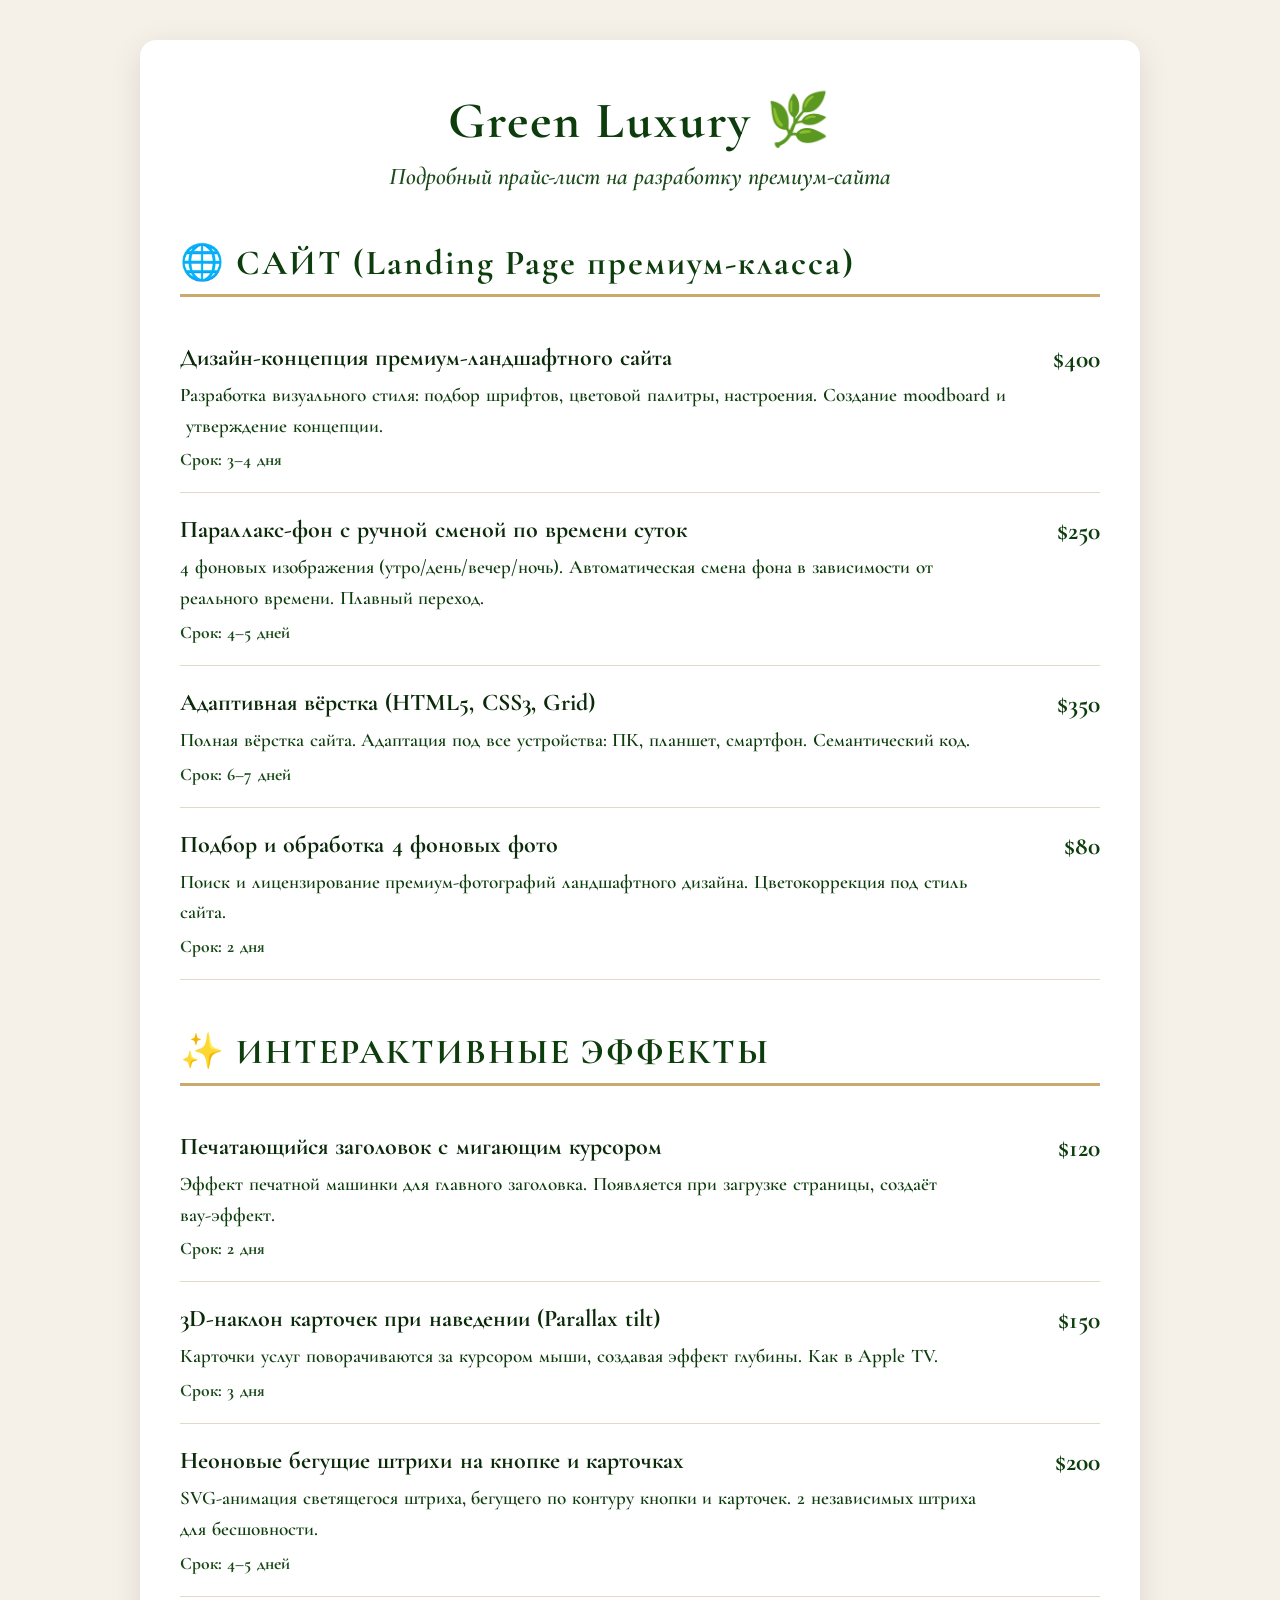
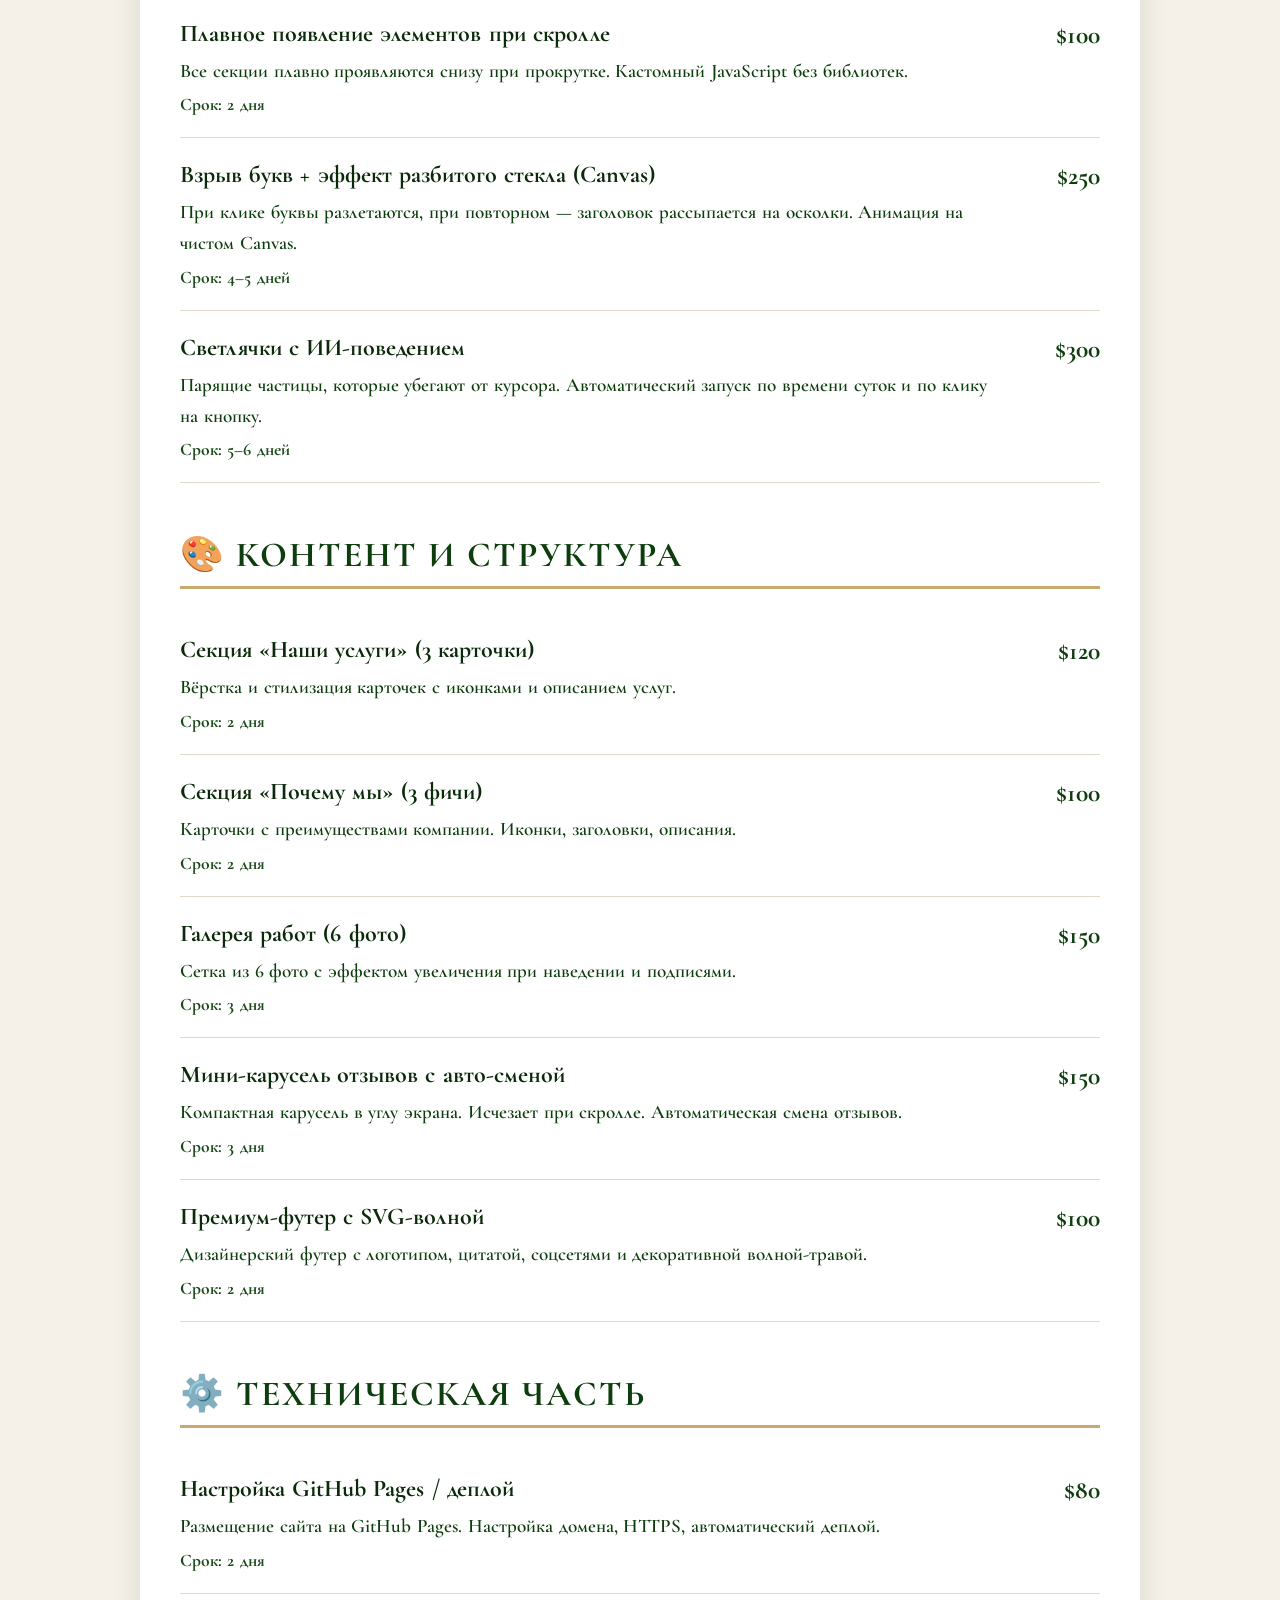
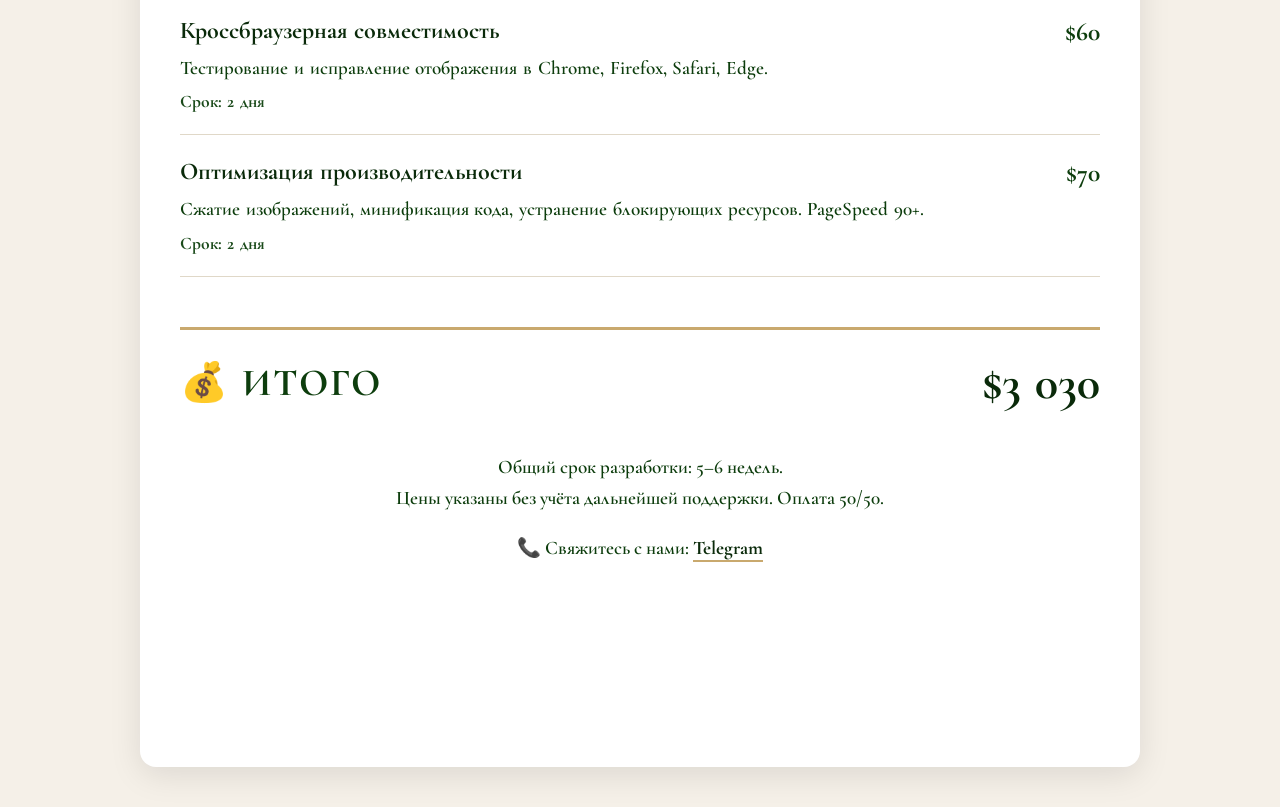
<file: Прайс-таблица/pricing.html>
<!DOCTYPE html>
<html lang="ru">
<head>
    <meta charset="UTF-8">
    <meta name="viewport" content="width=device-width, initial-scale=1.0">
    <title>Green Luxury | Подробный прайс-лист</title>
    <link href="https://fonts.googleapis.com/css2?family=Cormorant+Garamond:wght@500;600;700&display=swap" rel="stylesheet">
    <link href="https://fonts.googleapis.com/css2?family=Great+Vibes&display=swap" rel="stylesheet">
    <style>
        * { margin: 0; padding: 0; box-sizing: border-box; }
        body {
            background: #f5f0e8;
            color: #0a2a0a;
            font-family: 'Cormorant Garamond', serif;
            padding: 40px 20px;
        }
        .container {
            max-width: 1000px;
            margin: 0 auto;
            background: #ffffff;
            border-radius: 16px;
            padding: 50px 40px;
            box-shadow: 0 8px 32px rgba(0,0,0,0.1);
        }
        h1 {
            text-align: center;
            color: #0d3d0d;
            font-size: 3.2rem;
            margin-bottom: 10px;
            font-weight: 700;
            letter-spacing: 2px;
        }
        h1 span {
            display: inline-block;
            transition: transform 0.4s ease-out, opacity 0.4s ease-out;
            will-change: transform, opacity;
        }
        .subtitle {
            text-align: center;
            color: #1a4a1a;
            font-size: 1.5rem;
            margin-bottom: 50px;
            font-style: italic;
            font-weight: 600;
        }
        .subtitle span {
            display: inline-block;
            transition: transform 0.4s ease-out, opacity 0.4s ease-out;
            will-change: transform, opacity;
        }
        .category {
            margin-bottom: 50px;
        }
        .category-title {
            font-size: 2.2rem;
            color: #0d3d0d;
            border-bottom: 3px solid #c9a96e;
            padding-bottom: 10px;
            margin-bottom: 24px;
            letter-spacing: 2px;
            font-weight: 700;
        }
        .service {
            display: flex;
            justify-content: space-between;
            align-items: flex-start;
            padding: 22px 0;
            border-bottom: 1px solid #e0d8c8;
            gap: 24px;
        }
        .service-info { flex: 1; }
        .service-name {
            font-size: 1.5rem;
            color: #0a2a0a;
            font-weight: 700;
            margin-bottom: 8px;
        }
        .service-desc {
            font-size: 1.2rem;
            color: #0d3d0d;
            line-height: 1.6;
            font-weight: 600;
        }
        .service-time {
            font-size: 1.1rem;
            color: #1a4a1a;
            margin-top: 8px;
            font-weight: 700;
        }
        .service-price {
            font-size: 1.6rem;
            font-weight: 700;
            color: #0d3d0d;
            white-space: nowrap;
            text-align: right;
            min-width: 70px;
        }
        .total {
            margin-top: 50px;
            padding-top: 24px;
            border-top: 3px solid #c9a96e;
            display: flex;
            justify-content: space-between;
            align-items: center;
        }
        .total-label {
            font-size: 2.4rem;
            color: #0d3d0d;
            font-weight: 700;
            letter-spacing: 2px;
        }
        .total-price {
            font-size: 3rem;
            font-weight: 700;
            color: #0a2a0a;
        }
        .note {
            text-align: center;
            color: #0d3d0d;
            font-size: 1.2rem;
            margin-top: 40px;
            line-height: 1.6;
            font-weight: 600;
        }
        .note a {
            color: #0a2a0a;
            text-decoration: none;
            font-weight: 700;
            border-bottom: 2px solid #c9a96e;
        }
        .signature {
            text-align: center;
            margin-top: 40px;
            padding-top: 20px;
            border-top: 1px solid #e0d8c8;
            transition: opacity 0.4s ease, transform 0.4s ease;
        }
        .signature-text {
            font-family: 'Great Vibes', cursive;
            font-size: 3rem;
            color: #0d3d0d;
            margin-bottom: 8px;
            position: relative;
            display: inline-block;
        }
        .signature-text span {
            display: inline-block;
            opacity: 0;
            animation: writeLetter 0.3s forwards;
        }
        .signature-text span:nth-child(1) { animation-delay: 0.1s; }
        .signature-text span:nth-child(2) { animation-delay: 0.2s; }
        .signature-text span:nth-child(3) { animation-delay: 0.3s; }
        .signature-text span:nth-child(4) { animation-delay: 0.4s; }
        .signature-text span:nth-child(5) { animation-delay: 0.5s; }
        .signature-text span:nth-child(6) { animation-delay: 0.6s; }
        .signature-text span:nth-child(7) { animation-delay: 0.7s; }
        .signature-text span:nth-child(8) { animation-delay: 0.8s; }
        .signature-text span:nth-child(9) { animation-delay: 0.9s; }
        .signature-text span:nth-child(10) { animation-delay: 1.0s; }
        @keyframes writeLetter {
            from { opacity: 0; transform: translateY(15px) rotate(-5deg); }
            to { opacity: 1; transform: translateY(0) rotate(0deg); }
        }
        .signature-name {
            font-family: 'Cormorant Garamond', serif;
            font-size: 1.2rem;
            font-style: italic;
            color: #1a4a1a;
            font-weight: 600;
        }
        @media (max-width: 600px) {
            .container { padding: 30px 20px; }
            .service { flex-direction: column; gap: 8px; }
            .service-price { text-align: left; }
            h1 { font-size: 2.4rem; }
            .category-title { font-size: 1.8rem; }
            .service-name { font-size: 1.3rem; }
            .service-desc { font-size: 1.05rem; }
        }
    </style>
</head>
<body>
    <div class="container">
        <h1>Green Luxury 🌿</h1>
        <p class="subtitle">Подробный прайс-лист на разработку премиум-сайта</p>

        <div class="category">
            <h2 class="category-title">🌐 САЙТ (Landing Page премиум-класса)</h2>
            <div class="service">
                <div class="service-info">
                    <div class="service-name">Дизайн-концепция премиум-ландшафтного сайта</div>
                    <div class="service-desc">Разработка визуального стиля: подбор шрифтов, цветовой палитры, настроения. Создание moodboard и утверждение концепции.</div>
                    <div class="service-time">Срок: 3–4 дня</div>
                </div>
                <div class="service-price">$400</div>
            </div>
            <div class="service">
                <div class="service-info">
                    <div class="service-name">Параллакс-фон с ручной сменой по времени суток</div>
                    <div class="service-desc">4 фоновых изображения (утро/день/вечер/ночь). Автоматическая смена фона в зависимости от реального времени. Плавный переход.</div>
                    <div class="service-time">Срок: 4–5 дней</div>
                </div>
                <div class="service-price">$250</div>
            </div>
            <div class="service">
                <div class="service-info">
                    <div class="service-name">Адаптивная вёрстка (HTML5, CSS3, Grid)</div>
                    <div class="service-desc">Полная вёрстка сайта. Адаптация под все устройства: ПК, планшет, смартфон. Семантический код.</div>
                    <div class="service-time">Срок: 6–7 дней</div>
                </div>
                <div class="service-price">$350</div>
            </div>
            <div class="service">
                <div class="service-info">
                    <div class="service-name">Подбор и обработка 4 фоновых фото</div>
                    <div class="service-desc">Поиск и лицензирование премиум-фотографий ландшафтного дизайна. Цветокоррекция под стиль сайта.</div>
                    <div class="service-time">Срок: 2 дня</div>
                </div>
                <div class="service-price">$80</div>
            </div>
        </div>

        <div class="category">
            <h2 class="category-title">✨ ИНТЕРАКТИВНЫЕ ЭФФЕКТЫ</h2>
            <div class="service">
                <div class="service-info">
                    <div class="service-name">Печатающийся заголовок с мигающим курсором</div>
                    <div class="service-desc">Эффект печатной машинки для главного заголовка. Появляется при загрузке страницы, создаёт вау-эффект.</div>
                    <div class="service-time">Срок: 2 дня</div>
                </div>
                <div class="service-price">$120</div>
            </div>
            <div class="service">
                <div class="service-info">
                    <div class="service-name">3D-наклон карточек при наведении (Parallax tilt)</div>
                    <div class="service-desc">Карточки услуг поворачиваются за курсором мыши, создавая эффект глубины. Как в Apple TV.</div>
                    <div class="service-time">Срок: 3 дня</div>
                </div>
                <div class="service-price">$150</div>
            </div>
            <div class="service">
                <div class="service-info">
                    <div class="service-name">Неоновые бегущие штрихи на кнопке и карточках</div>
                    <div class="service-desc">SVG-анимация светящегося штриха, бегущего по контуру кнопки и карточек. 2 независимых штриха для бесшовности.</div>
                    <div class="service-time">Срок: 4–5 дней</div>
                </div>
                <div class="service-price">$200</div>
            </div>
            <div class="service">
                <div class="service-info">
                    <div class="service-name">Плавное появление элементов при скролле</div>
                    <div class="service-desc">Все секции плавно проявляются снизу при прокрутке. Кастомный JavaScript без библиотек.</div>
                    <div class="service-time">Срок: 2 дня</div>
                </div>
                <div class="service-price">$100</div>
            </div>
            <div class="service">
                <div class="service-info">
                    <div class="service-name">Взрыв букв + эффект разбитого стекла (Canvas)</div>
                    <div class="service-desc">При клике буквы разлетаются, при повторном — заголовок рассыпается на осколки. Анимация на чистом Canvas.</div>
                    <div class="service-time">Срок: 4–5 дней</div>
                </div>
                <div class="service-price">$250</div>
            </div>
            <div class="service">
                <div class="service-info">
                    <div class="service-name">Светлячки с ИИ-поведением</div>
                    <div class="service-desc">Парящие частицы, которые убегают от курсора. Автоматический запуск по времени суток и по клику на кнопку.</div>
                    <div class="service-time">Срок: 5–6 дней</div>
                </div>
                <div class="service-price">$300</div>
            </div>
        </div>

        <div class="category">
            <h2 class="category-title">🎨 КОНТЕНТ И СТРУКТУРА</h2>
            <div class="service">
                <div class="service-info">
                    <div class="service-name">Секция «Наши услуги» (3 карточки)</div>
                    <div class="service-desc">Вёрстка и стилизация карточек с иконками и описанием услуг.</div>
                    <div class="service-time">Срок: 2 дня</div>
                </div>
                <div class="service-price">$120</div>
            </div>
            <div class="service">
                <div class="service-info">
                    <div class="service-name">Секция «Почему мы» (3 фичи)</div>
                    <div class="service-desc">Карточки с преимуществами компании. Иконки, заголовки, описания.</div>
                    <div class="service-time">Срок: 2 дня</div>
                </div>
                <div class="service-price">$100</div>
            </div>
            <div class="service">
                <div class="service-info">
                    <div class="service-name">Галерея работ (6 фото)</div>
                    <div class="service-desc">Сетка из 6 фото с эффектом увеличения при наведении и подписями.</div>
                    <div class="service-time">Срок: 3 дня</div>
                </div>
                <div class="service-price">$150</div>
            </div>
            <div class="service">
                <div class="service-info">
                    <div class="service-name">Мини-карусель отзывов с авто-сменой</div>
                    <div class="service-desc">Компактная карусель в углу экрана. Исчезает при скролле. Автоматическая смена отзывов.</div>
                    <div class="service-time">Срок: 3 дня</div>
                </div>
                <div class="service-price">$150</div>
            </div>
            <div class="service">
                <div class="service-info">
                    <div class="service-name">Премиум-футер с SVG-волной</div>
                    <div class="service-desc">Дизайнерский футер с логотипом, цитатой, соцсетями и декоративной волной-травой.</div>
                    <div class="service-time">Срок: 2 дня</div>
                </div>
                <div class="service-price">$100</div>
            </div>
        </div>

        <div class="category">
            <h2 class="category-title">⚙️ ТЕХНИЧЕСКАЯ ЧАСТЬ</h2>
            <div class="service">
                <div class="service-info">
                    <div class="service-name">Настройка GitHub Pages / деплой</div>
                    <div class="service-desc">Размещение сайта на GitHub Pages. Настройка домена, HTTPS, автоматический деплой.</div>
                    <div class="service-time">Срок: 2 дня</div>
                </div>
                <div class="service-price">$80</div>
            </div>
            <div class="service">
                <div class="service-info">
                    <div class="service-name">Кроссбраузерная совместимость</div>
                    <div class="service-desc">Тестирование и исправление отображения в Chrome, Firefox, Safari, Edge.</div>
                    <div class="service-time">Срок: 2 дня</div>
                </div>
                <div class="service-price">$60</div>
            </div>
            <div class="service">
                <div class="service-info">
                    <div class="service-name">Оптимизация производительности</div>
                    <div class="service-desc">Сжатие изображений, минификация кода, устранение блокирующих ресурсов. PageSpeed 90+.</div>
                    <div class="service-time">Срок: 2 дня</div>
                </div>
                <div class="service-price">$70</div>
            </div>
        </div>

        <div class="total">
            <div class="total-label">💰 ИТОГО</div>
            <div class="total-price">$3 030</div>
        </div>
        <p class="note">Общий срок разработки: 5–6 недель.<br>Цены указаны без учёта дальнейшей поддержки. Оплата 50/50.</p>
        <p class="note" style="margin-top: 20px;">📞 Свяжитесь с нами: <a href="https://t.me/ars_calc_biz_bot">Telegram</a></p>

        <div class="signature">
            <div class="signature-text">
                <span>I</span><span>T</span><span style="margin-right: 20px;"></span><span>А</span><span>р</span><span>с</span><span>е</span><span>н</span><span>и</span><span>й</span>
            </div>
            <div class="signature-name">
                Арсений, создатель сайта Green Luxury
            </div>
        </div>
    </div>

<script>
// ===================== ПОДПИСЬ (ПИШЕТСЯ ОДИН РАЗ И ОСТАЁТСЯ) =====================
const signatureText = document.querySelector('.signature-text');
const signatureName = document.querySelector('.signature-name');

// Запускаем написание подписи один раз
function writeSignatureOnce() {
    const spans = signatureText.querySelectorAll('span');
    spans.forEach(s => s.style.opacity = '0');
    signatureName.style.opacity = '0';
    
    spans.forEach((s, i) => {
        s.style.animation = 'none';
        s.offsetHeight;
        s.style.animation = `writeLetter 0.3s ${0.1 + i * 0.1}s forwards`;
    });
    
    // Имя появляется ПОСЛЕ подписи (через 1.5 секунды)
    setTimeout(() => {
        signatureName.style.transition = 'opacity 0.8s ease';
        signatureName.style.opacity = '1';
    }, 1500);
}


// ===================== МАГИЧЕСКИЙ ПЕРГАМЕНТ =====================

// НЕ фиксируем нижний блок — он скроллится вместе со страницей
// Просто оставляем всё как есть в HTML

// Подпись будет проявляться невидимым пером при скролле
const signatureSection = document.querySelector('.signature');
signatureSection.style.opacity = '0';
signatureSection.style.transition = 'opacity 0.8s ease';

// Все элементы КРОМЕ заголовка, подзаголовка, заголовков категорий и нижнего блока
const allTextElements = document.querySelectorAll('.service-name, .service-desc, .service-time, .service-price, .total-label, .total-price');
const allWordSpans = [];

allTextElements.forEach(el => {
    const text = el.textContent.trim();
    el.textContent = '';
    
    const words = text.split(/(\s+)/);
    const wordSpans = [];
    
    words.forEach(word => {
        const span = document.createElement('span');
        span.textContent = word;
        span.style.display = 'inline-block';
        span.style.transition = 'transform 0.5s ease-out, opacity 0.5s ease-out';
        span.style.fontSize = 'inherit';
        span.style.fontWeight = 'inherit';
        span.style.fontFamily = 'inherit';
        span.style.color = 'inherit';
        
        if (word.trim() === '') span.style.width = '0.3em';
        
        el.appendChild(span);
        wordSpans.push(span);
    });
    
    allWordSpans.push({ element: el, spans: wordSpans });
});

function updateParchmentEffect() {
    const windowHeight = window.innerHeight;
    const scrollY = window.scrollY;
    const maxScroll = Math.max(document.body.scrollHeight - windowHeight, 1);
    const scrollPercent = Math.min(scrollY / maxScroll, 1);
    
    const fadeOutTop = windowHeight * 0.10;
    
    allWordSpans.forEach(({ element, spans }) => {
        spans.forEach((span, i) => {
            const rect = span.getBoundingClientRect();
            const middle = rect.top + rect.height / 2;
            
            if (middle < fadeOutTop) {
                const progress = Math.min(1, 1 - middle / fadeOutTop);
                const eased = progress * progress;
                const y = eased * 250;
                const x = Math.sin(i * 0.7) * eased * 200;
                const rot = eased * (i % 2 === 0 ? 40 : -35);
                span.style.transform = `translateY(-${y}px) translateX(${x}px) rotate(${rot}deg)`;
                span.style.opacity = Math.max(0, 1 - eased * 3);
            } else {
                span.style.transform = 'translateY(0) translateX(0) rotate(0deg)';
                span.style.opacity = 1;
            }
        });
    });
    
    // Подпись проявляется невидимым пером при скролле до низа
    if (scrollPercent > 0.95) {
        signatureSection.style.opacity = Math.min(1, (scrollPercent - 0.6) * 4);
        // Когда подпись становится видимой — запускаем написание, если ещё не запускали
        if (signatureSection.style.opacity > 0.3 && !signatureSection.dataset.written) {
            writeSignatureOnce();
            signatureSection.dataset.written = 'true';
        }
    } else {
        signatureSection.style.opacity = '0';
    }
}

window.addEventListener('scroll', updateParchmentEffect);
updateParchmentEffect();
</script>
</body>
</html>
</file>
<file: style.css>
/* Общие настройки для всего экрана */
body {
    background-color: #1e1e24; /* Премиальный глубокий тёмный фон */
    color: #f4f4f9;           /* Мягкий белый цвет для текста */
    font-family: 'Segoe UI', Tahoma, Geneva, Verdana, sans-serif;
    margin: 0;
    padding: 0;
    display: flex;
    flex-direction: column;
    align-items: center;
}

/* Стиль для главной шапки (Header) */
.header {
    text-align: center;
    background: linear-gradient(135deg, #2a2a35, #121214);
    width: 100%;
    padding: 40px 20px;
    box-shadow: 0 4px 15px rgba(0, 0, 0, 0.5);
    box-sizing: border-box;
}

.header h1 {
    font-size: 2.5rem;
    margin: 0 0 10px 0;
    color: #4fc3f7; /* Красивый неоново-голубой цвет */
}

.header p {
    font-size: 1.1rem;
    color: #b0bec5;
    margin: 0;
}

/* Контейнер для карточки */
.container {
    max-width: 800px;
    width: 90%;
    margin: 40px 0;
}

/* Стиль карточки "Обо мне" */
.bio-card {
    background-color: #262630;
    padding: 30px;
    border-radius: 12px; /* Модные закруглённые углы */
    box-shadow: 0 8px 24px rgba(0, 0, 0, 0.3);
    border-left: 5px solid #4fc3f7; /* Стильная полоса слева */
}

.bio-card h2 {
    margin-top: 0;
    color: #4fc3f7;
}

.bio-card p {
    line-height: 1.6; /* Комфортное расстояние между строками */
    color: #e0e0e0;
}

/* Блок с кнопкой */
.cta-box {
    text-align: center;
    margin-top: 40px;
}

/* Эффектная неоновая кнопка запуска бота */
.btn {
    display: inline-block;
    background-color: #4fc3f7;
    color: #1e1e24;
    padding: 15px 30px;
    font-size: 1.1rem;
    font-weight: bold;
    text-decoration: none; /* Убираем нижнее подчеркивание */
    border-radius: 30px;   /* Овальная кнопка */
    box-shadow: 0 4px 15px rgba(79, 195, 247, 0.4);
    transition: all 0.3s ease; /* Плавная анимация */
}

/* Анимация при наведении мышки на кнопку */
.btn:hover {
    background-color: #1e1e24;
    color: #4fc3f7;
    border: 2px solid #4fc3f7;
    box-shadow: 0 6px 25px rgba(79, 195, 247, 0.7);
    transform: translateY(-3px); /* Кнопка слегка приподнимается */
}
.portfolio {
    margin-top: 40px;
}
.portfolio h2 {
    color: #4fc3f7;
    text-align: center;
}
.projects {
    display: flex;
    gap: 20px;
    flex-wrap: wrap;
    margin-top: 20px;
}
.project-card {
    background-color: #262630;
    padding: 20px;
    border-radius: 12px;
    flex: 1;
    min-width: 250px;
    border-left: 4px solid #4fc3f7;
}
.project-card h3 {
    color: #4fc3f7;
    margin-top: 0;
}
.project-card p {
    color: #b0bec5;
    font-size: 0.9rem;
}
.btn-small {
    display: inline-block;
    background-color: #4fc3f7;
    color: #1e1e24;
    padding: 8px 20px;
    border-radius: 20px;
    text-decoration: none;
    font-weight: bold;
    font-size: 0.9rem;
    transition: all 0.3s ease;
}
.btn-small:hover {
    background-color: #1e1e24;
    color: #4fc3f7;
    border: 2px solid #4fc3f7;
}
</file>
<file: green-luxury-site/style.css>
/* Общие настройки для всего экрана */
body {
    background-color: #1e1e24; /* Премиальный глубокий тёмный фон */
    color: #f4f4f9;           /* Мягкий белый цвет для текста */
    font-family: 'Segoe UI', Tahoma, Geneva, Verdana, sans-serif;
    margin: 0;
    padding: 0;
    display: flex;
    flex-direction: column;
    align-items: center;
}

/* Стиль для главной шапки (Header) */
.header {
    text-align: center;
    background: linear-gradient(135deg, #2a2a35, #121214);
    width: 100%;
    padding: 40px 20px;
    box-shadow: 0 4px 15px rgba(0, 0, 0, 0.5);
    box-sizing: border-box;
}

.header h1 {
    font-size: 2.5rem;
    margin: 0 0 10px 0;
    color: #4fc3f7; /* Красивый неоново-голубой цвет */
}

.header p {
    font-size: 1.1rem;
    color: #b0bec5;
    margin: 0;
}

/* Контейнер для карточки */
.container {
    max-width: 800px;
    width: 90%;
    margin: 40px 0;
}

/* Стиль карточки "Обо мне" */
.bio-card {
    background-color: #262630;
    padding: 30px;
    border-radius: 12px; /* Модные закруглённые углы */
    box-shadow: 0 8px 24px rgba(0, 0, 0, 0.3);
    border-left: 5px solid #4fc3f7; /* Стильная полоса слева */
}

.bio-card h2 {
    margin-top: 0;
    color: #4fc3f7;
}

.bio-card p {
    line-height: 1.6; /* Комфортное расстояние между строками */
    color: #e0e0e0;
}

/* Блок с кнопкой */
.cta-box {
    text-align: center;
    margin-top: 40px;
}

/* Эффектная неоновая кнопка запуска бота */
.btn {
    display: inline-block;
    background-color: #4fc3f7;
    color: #1e1e24;
    padding: 15px 30px;
    font-size: 1.1rem;
    font-weight: bold;
    text-decoration: none; /* Убираем нижнее подчеркивание */
    border-radius: 30px;   /* Овальная кнопка */
    box-shadow: 0 4px 15px rgba(79, 195, 247, 0.4);
    transition: all 0.3s ease; /* Плавная анимация */
}

/* Анимация при наведении мышки на кнопку */
.btn:hover {
    background-color: #1e1e24;
    color: #4fc3f7;
    border: 2px solid #4fc3f7;
    box-shadow: 0 6px 25px rgba(79, 195, 247, 0.7);
    transform: translateY(-3px); /* Кнопка слегка приподнимается */
}
</file>
<file: site-portfolio/style.css>
/* Общие настройки для всего экрана */
body {
    background-color: #1e1e24; /* Премиальный глубокий тёмный фон */
    color: #f4f4f9;           /* Мягкий белый цвет для текста */
    font-family: 'Segoe UI', Tahoma, Geneva, Verdana, sans-serif;
    margin: 0;
    padding: 0;
    display: flex;
    flex-direction: column;
    align-items: center;
}

/* Стиль для главной шапки (Header) */
.header {
    text-align: center;
    background: linear-gradient(135deg, #2a2a35, #121214);
    width: 100%;
    padding: 40px 20px;
    box-shadow: 0 4px 15px rgba(0, 0, 0, 0.5);
    box-sizing: border-box;
}

.header h1 {
    font-size: 2.5rem;
    margin: 0 0 10px 0;
    color: #4fc3f7; /* Красивый неоново-голубой цвет */
}

.header p {
    font-size: 1.1rem;
    color: #b0bec5;
    margin: 0;
}

/* Контейнер для карточки */
.container {
    max-width: 800px;
    width: 90%;
    margin: 40px 0;
}

/* Стиль карточки "Обо мне" */
.bio-card {
    background-color: #262630;
    padding: 30px;
    border-radius: 12px; /* Модные закруглённые углы */
    box-shadow: 0 8px 24px rgba(0, 0, 0, 0.3);
    border-left: 5px solid #4fc3f7; /* Стильная полоса слева */
}

.bio-card h2 {
    margin-top: 0;
    color: #4fc3f7;
}

.bio-card p {
    line-height: 1.6; /* Комфортное расстояние между строками */
    color: #e0e0e0;
}

/* Блок с кнопкой */
.cta-box {
    text-align: center;
    margin-top: 40px;
}

/* Эффектная неоновая кнопка запуска бота */
.btn {
    display: inline-block;
    background-color: #4fc3f7;
    color: #1e1e24;
    padding: 15px 30px;
    font-size: 1.1rem;
    font-weight: bold;
    text-decoration: none; /* Убираем нижнее подчеркивание */
    border-radius: 30px;   /* Овальная кнопка */
    box-shadow: 0 4px 15px rgba(79, 195, 247, 0.4);
    transition: all 0.3s ease; /* Плавная анимация */
}

/* Анимация при наведении мышки на кнопку */
.btn:hover {
    background-color: #1e1e24;
    color: #4fc3f7;
    border: 2px solid #4fc3f7;
    box-shadow: 0 6px 25px rgba(79, 195, 247, 0.7);
    transform: translateY(-3px); /* Кнопка слегка приподнимается */
}
.portfolio {
    margin-top: 40px;
}
.portfolio h2 {
    color: #4fc3f7;
    text-align: center;
}
.projects {
    display: flex;
    gap: 20px;
    flex-wrap: wrap;
    margin-top: 20px;
}
.project-card {
    background-color: #262630;
    padding: 20px;
    border-radius: 12px;
    flex: 1;
    min-width: 250px;
    border-left: 4px solid #4fc3f7;
}
.project-card h3 {
    color: #4fc3f7;
    margin-top: 0;
}
.project-card p {
    color: #b0bec5;
    font-size: 0.9rem;
}
.btn-small {
    display: inline-block;
    background-color: #4fc3f7;
    color: #1e1e24;
    padding: 8px 20px;
    border-radius: 20px;
    text-decoration: none;
    font-weight: bold;
    font-size: 0.9rem;
    transition: all 0.3s ease;
}
.btn-small:hover {
    background-color: #1e1e24;
    color: #4fc3f7;
    border: 2px solid #4fc3f7;
}
</file>
<file: landscape.css>
/* Базовые настройки для эко-стиля */
body {
    background-image: url('https://images.unsplash.com/photo-1705591936362-aaaab3083cbe?q=80&w=1170&auto=format&fit=crop&ixlib=rb-4.1.0&ixid=M3wxMjA3fDB8MHxwaG90by1wYWdlfHx8fGVufDB8fHx8fA%3D%3D');
    background-size: cover;
    background-position: center; /* Заглушка, пока нет фоновой картинки */
    background-attachment: fixed;
    color: #2c3e2b;           /* Темно-зеленый глубокий цвет для текста */
    font-family: 'Georgia', serif; /* Благородный классический шрифт */
    margin: 0;
    padding: 0;
}   

/* Главный большой баннер (Hero Section) */
.hero {
    color: #ffffff;
    text-align: center;
    padding: 100px 20px;
    background: rgba(0, 0, 0, 0.3); /* Легкое затемнение, чтобы белый текст читался идеально */
}

.hero h1 {
    font-size: 3rem;
    margin: 0 0 15px 0;
    font-weight: normal;
}

.hero p {
    font-size: 1.3rem;
    margin: 0 0 30px 0;
    font-style: italic;
    color: #e2ede2;
}

/* Общий контейнер для контента */
.content-box {
    max-width: 1100px;
    margin: 60px auto;
    padding: 0 20px;
}

.section-title {
    text-align: center;
    font-size: 1.5rem;             /* Уменьшили размер букв до аккуратного */
    letter-spacing: 2px;           /* Добавили дорогой премиальный отступ между буквами */
    margin: 50px auto 30px auto;   /* Уменьшили отступы вокруг плашки */
    font-weight: normal;
    color: #3b533b;
    background: rgba(255, 255, 255, 0.85); /* Сделали подложку чуть более прозрачной и легкой */
    padding: 8px 24px;             /* Уменьшили внутренние поля, сделав рамку узкой */
    border-radius: 4px;            /* Сделали закругления углов более строгими */
    display: table;
    box-shadow: 0 4px 12px rgba(0, 0, 0, 0.05);
}

/* Сетка для карточек услуг */
.services-grid {
    display: flex;
    gap: 30px;
    justify-content: space-between;
    flex-wrap: wrap; /* Чтобы на телефонах карточки вставали друг под друга */
}

/* Премиальные белые карточки */
.card {
    background: rgba(44, 62, 43, 0.8); /* Премиальный глубокий зелёный с прозрачностью */
    color: #ffffff;                    /* Весь обычный текст в карточке стал белым */
    flex: 1;
    min-width: 280px;
    padding: 30px;
    border-radius: 8px;
    box-shadow: 0 8px 32px rgba(0, 0, 0, 0.2); /* Сделали тень чуть глубже для объёма */
    border-top: 4px solid #8ebd8e;     /* Заменили полоску на нежно-зелёную, чтобы она сияла */
    transition: transform 0.3s ease;
}

.card:hover {
    transform: translateY(-5px); /* Карточка плавно приподнимается */
}

.card h3 {
    margin-top: 0;
    font-weight: normal;
    color: #8ebd8e; /* Красивый светлый эко-оттенок для заголовков услуг */
}

.card p {
    font-size: 0.95rem;
    line-height: 1.6;
    color: #e2ede2; /* Светлый приятный цвет текста */
}

/* Благородная зеленая кнопка */
.btn-green {
     display: inline-block;
    background-color: rgba(90, 125, 90, 0.25); /* Тонкий прозрачный фон */
    border: 2px solid #8ebd8e;                 /* Стильная тонкая зелёная рамка */
    color: #ffffff;
    padding: 12px 28px;                        /* Уменьшили размеры, сделав её аккуратнее */
    text-decoration: none;
    font-size: 1rem;
    border-radius: 4px;
    backdrop-filter: blur(5px);                /* Эффект дорогого матового стекла */
    box-shadow: 0 4px 15px rgba(0, 0, 0, 0.2);
    transition: all 0.3s ease;
}

/* Эффект при наведении на прозрачную кнопку */
.btn-green:hover {
    background-color: rgba(142, 189, 142, 0.4); /* При наведении становится чуть ярче */
    box-shadow: 0 6px 20px rgba(142, 189, 142, 0.3);
    transform: translateY(-2px);
}

.btn-green:hover {
    background-color: #3b533b;
    box-shadow: 0 6px 15px rgba(59, 83, 59, 0.5);
}
</file>
<file: green-luxury-site/landscape.css>
/* ========== БАЗОВЫЕ НАСТРОЙКИ ========== */
body {
    margin: 0;
    padding: 0;
    font-family: 'Cormorant Garamond', 'Georgia', serif;
    color: #2c3e2b;
    background-color: #1a1a1a;
    overflow-x: hidden;
}

/* ========== ПАРАЛЛАКС-СЛОЙ ========== */
.parallax-layer {
    position: fixed;
    top: 0; left: 0;
    width: 110%; height: 110%;
    pointer-events: none;
    z-index: -1;
    will-change: transform;
}

.parallax-back {
    background-image: url('landscape-bg-1.jpg');
    background-size: cover;
    background-position: center;
    opacity: 1;
    transition: background-image 0.5s ease;
}

/* ========== HERO ========== */
.hero {
    color: #ffffff;
    text-align: center;
    padding: 100px 20px;
    background: rgba(0, 0, 0, 0.3);
}

.hero h1 {
    font-size: 3rem;
    margin: 0 0 15px 0;
    font-weight: normal;
    display: inline-block;
    border-right: 2px solid transparent;
    padding-right: 8px;
}

.hero p {
    font-size: 1.3rem;
    margin: 0 auto 30px auto;
    font-style: italic;
    color: #ffffff;
    text-shadow: 0 2px 8px rgba(0, 0, 0, 0.7);
    background: rgba(0, 0, 0, 0.35);
    padding: 8px 20px;
    border-radius: 20px;
    display: table;
    max-width: 600px;
}

/* ========== КОНТЕНТ ========== */
.content-box {
    max-width: 1100px;
    margin: 60px auto;
    padding: 0 20px;
}

.section-title {
    text-align: center;
    font-size: 1.8rem;
    font-weight: bold;
    letter-spacing: 2px;
    margin: 50px auto 30px auto;
    color: #ffffff;
    background: rgba(30, 40, 30, 0.8);
    padding: 10px 28px;
    border-radius: 4px;
    display: table;
    box-shadow: 0 4px 20px rgba(0, 0, 0, 0.3);
}

.services-grid {
    display: flex;
    gap: 30px;
    justify-content: space-between;
    flex-wrap: wrap;
}

/* ========== КАРТОЧКИ СО ШТРИХОМ ========== */
.card-wrapper {
    position: relative;
    flex: 1;
    min-width: 280px;
    perspective: 800px;
}

.card-svg {
    position: absolute;
    top: 0; left: 0;
    width: 100%; height: 100%;
    pointer-events: none;
    z-index: 2;
    opacity: 0;
    transition: opacity 0.3s;
}

.card-wrapper:hover .card-svg {
    opacity: 1;
}

.card-run,
.card-run2 {
    animation: runCardLight 6s linear infinite;
}

@keyframes runCardLight {
    0% { stroke-dashoffset: 0; }
    100% { stroke-dashoffset: -944; }
}

.card {
    background: rgba(44, 62, 43, 0.8);
    color: #ffffff;
    padding: 30px;
    margin: 0;
    border-radius: 8px;
    box-shadow: none;
    border-top: 4px solid #8ebd8e;
    transition: transform 0.2s ease-out;
    transform-style: preserve-3d;
    height: 100%;
    box-sizing: border-box;
}

.card:hover {
    transform: translateY(-5px);
}

.card h3 {
    margin-top: 0;
    font-weight: normal;
    color: #c8f0c8;
    font-size: 1.3rem;
}

.card p {
    font-size: 1.15rem;
    line-height: 1.7;
    color: #ffffff;
    text-shadow: 0 1px 4px rgba(0, 0, 0, 0.5);
}

/* ========== ФИЧИ ========== */
.feature-card {
    text-align: center;
    border-top: 4px solid #c9a96e !important;
}

.feature-icon {
    font-size: 2.5rem;
    display: block;
    margin-bottom: 15px;
}

.feature-card h3 {
    color: #f0d78c !important;
}

.feature-card p {
    color: #ffffff !important;
    font-size: 1.15rem;
    text-shadow: 0 1px 4px rgba(0, 0, 0, 0.5);
}

/* ========== КНОПКА ========== */
.btn-wrapper {
    position: relative;
    display: inline-block;
    padding: 4px;
    border-radius: 8px;
    overflow: hidden;
}

.btn-green {
    display: inline-block;
    background-color: rgba(90, 125, 90, 0.25);
    border: none;
    color: #ffffff;
    padding: 14px 20px;
    font-size: 1.15rem;
    border-radius: 6px;
    backdrop-filter: blur(5px);
    box-shadow: 0 4px 15px rgba(0, 0, 0, 0.2);
    position: relative;
    z-index: 3;
    cursor: pointer;
    font-family: 'Cormorant Garamond', 'Georgia', serif;
    font-weight: 600;
    letter-spacing: 1px;
    width: 420px;
    max-width: 420px;
    box-sizing: border-box;
    text-align: center;
    white-space: nowrap;
    overflow: hidden;
}

.btn-green:hover {
    box-shadow: 0 6px 25px rgba(0, 0, 0, 0.3);
}

.neon-svg {
    position: absolute;
    top: 0; left: 0;
    width: 100%; height: 100%;
    pointer-events: none;
    z-index: 2;
    opacity: 0;
    transition: opacity 0.3s;
    overflow: hidden;
    border-radius: 6px;
}

.btn-wrapper:hover .neon-svg {
    opacity: 1;
}

.run-rect,
.run-rect2 {
    animation: runLight 8s linear infinite;
}

@keyframes runLight {
    0% { stroke-dashoffset: 0; }
    100% { stroke-dashoffset: -936; }
}

.btn-text {
    font-family: inherit;
    font-weight: 700;
    letter-spacing: 1.5px;
    color: #ffffff;
    text-shadow: 0 0 8px rgba(255, 255, 255, 0.3);
}

.char {
    position: absolute;
    transition: transform 0.8s cubic-bezier(0.25, 0.46, 0.45, 0.94), opacity 0.8s ease;
    will-change: transform, opacity;
    pointer-events: none;
    white-space: nowrap;
    overflow: hidden;
}

/* ========== ПЛАВНОЕ ПОЯВЛЕНИЕ ========== */
.reveal {
    opacity: 0;
    transform: translateY(30px);
    transition: opacity 0.8s ease, transform 0.8s ease;
}

.reveal.visible {
    opacity: 1;
    transform: translateY(0);
}

/* ========== СВЕТЛЯЧКИ ========== */
.firefly {
    position: fixed;
    pointer-events: none;
    z-index: 3;
    border-radius: 50%;
    filter: blur(0.5px);
}

@keyframes floatFirefly {
    0%   { transform: translate(0, 0) scale(1); opacity: 0.2; }
    25%  { transform: translate(30px, -50px) scale(1.2); opacity: 0.8; }
    50%  { transform: translate(-20px, -100px) scale(0.8); opacity: 0.5; }
    75%  { transform: translate(-40px, -40px) scale(1.1); opacity: 0.7; }
    100% { transform: translate(10px, -80px) scale(1); opacity: 0.2; }
}

/* ========== ГАЛЕРЕЯ (ВЗРЫВ) ========== */
.gallery-container {
    max-height: 0;
    overflow: hidden;
    transition: max-height 0.8s cubic-bezier(0.25, 0.46, 0.45, 0.94);
}

.gallery-container.open {
    max-height: 2000px;
}

.gallery-container .gallery-item {
    opacity: 0;
    transform: scale(0.3) rotate(-10deg);
    transition: all 0.6s cubic-bezier(0.175, 0.885, 0.32, 1.275);
}

.gallery-container.open .gallery-item {
    opacity: 1;
    transform: scale(1) rotate(0deg);
}

.gallery-container.open .gallery-item:nth-child(1) { transition-delay: 0.1s; }
.gallery-container.open .gallery-item:nth-child(2) { transition-delay: 0.2s; }
.gallery-container.open .gallery-item:nth-child(3) { transition-delay: 0.3s; }
.gallery-container.open .gallery-item:nth-child(4) { transition-delay: 0.4s; }
.gallery-container.open .gallery-item:nth-child(5) { transition-delay: 0.5s; }
.gallery-container.open .gallery-item:nth-child(6) { transition-delay: 0.6s; }

.gallery-grid {
    display: grid;
    grid-template-columns: repeat(3, 1fr);
    gap: 20px;
    max-width: 1100px;
    margin: 0 auto;
}

.gallery-item {
    position: relative;
    overflow: hidden;
    border-radius: 8px;
    cursor: pointer;
    aspect-ratio: 4 / 3;
}

.gallery-item img {
    width: 100%;
    height: 100%;
    object-fit: cover;
    transition: transform 0.5s ease;
}

.gallery-item:hover img {
    transform: scale(1.08);
}

.gallery-caption {
    position: absolute;
    bottom: 0; left: 0; right: 0;
    background: linear-gradient(transparent, rgba(0, 0, 0, 0.7));
    color: #ffffff;
    padding: 20px 16px 10px;
    font-size: 1rem;
    font-family: 'Cormorant Garamond', serif;
    letter-spacing: 1px;
    opacity: 0;
    transition: opacity 0.3s ease;
}

.gallery-item:hover .gallery-caption {
    opacity: 1;
}

/* ========== МИНИ-КАРУСЕЛЬ ОТЗЫВОВ ========== */
.reviews-mini {
    position: fixed;
    top: 20px;
    right: 20px;
    z-index: 100;
    width: 260px;
    background: rgba(15, 25, 15, 0.85);
    backdrop-filter: blur(8px);
    border-radius: 14px;
    padding: 14px 16px;
    box-shadow: 0 4px 20px rgba(0, 0, 0, 0.4);
    border: 1px solid rgba(197, 169, 110, 0.3);
    overflow: hidden;
    animation: slideReview 4s ease-in-out infinite;
}

.review-mini-card {
    font-size: 0.8rem;
    color: #ffffff;
    font-style: italic;
    letter-spacing: 0.5px;
    line-height: 1.5;
    white-space: nowrap;
}

@keyframes slideReview {
    0% { opacity: 0; transform: translateX(80px); }
    15% { opacity: 1; transform: translateX(0); }
    75% { opacity: 1; transform: translateX(0); }
    100% { opacity: 0; transform: translateX(-80px); }
}

/* ========== ФУТЕР ========== */
.footer {
    position: relative;
    background: rgba(10, 20, 10, 0.92);
    backdrop-filter: blur(8px);
    padding: 50px 20px 20px;
    margin-top: 80px;
    border-top: 1px solid rgba(197, 169, 110, 0.2);
}

.footer-wave {
    position: absolute;
    top: -30px; left: 0; right: 0;
    height: 40px;
    background: url("data:image/svg+xml,%3Csvg xmlns='http://www.w3.org/2000/svg' viewBox='0 0 1200 40'%3E%3Cpath d='M0 20 Q100 0 200 20 T400 20 T600 20 T800 20 T1000 20 T1200 20 V40 H0 Z' fill='%231a2a1a'/%3E%3C/svg%3E") repeat-x;
    background-size: 600px 40px;
    opacity: 0.5;
}

.footer-inner {
    max-width: 1100px;
    margin: 0 auto;
    display: flex;
    justify-content: space-between;
    align-items: center;
    flex-wrap: wrap;
    gap: 20px;
}

.footer-brand h3 {
    color: #c9a96e;
    font-size: 1.4rem;
    margin: 0 0 4px 0;
    font-weight: normal;
}

.footer-brand p {
    color: #d0e0d0;
    font-size: 0.95rem;
    margin: 0;
    text-shadow: 0 0 8px rgba(255, 255, 255, 0.15);
}

.footer-quote {
    color: #b0c0b0;
    font-style: italic;
    font-size: 1rem;
    letter-spacing: 1px;
}

.footer-contacts {
    display: flex;
    gap: 8px;
    align-items: center;
}

.footer-contacts a {
    color: #b0c0b0;
    text-decoration: none;
    font-size: 0.9rem;
    transition: color 0.3s;
}

.footer-contacts a:hover {
    color: #c9a96e;
}

.dot {
    color: #556055;
}

.footer-bottom {
    text-align: center;
    color: #a0b0a0;
    font-size: 0.85rem;
    margin-top: 25px;
    padding-top: 12px;
    border-top: 1px solid rgba(255,255,255,0.08);
    width: 100%;
}

/* ========== АНИМАЦИИ ========== */
@keyframes shake {
    0% { transform: translate(0, 0); }
    25% { transform: translate(-3px, 0); }
    50% { transform: translate(3px, 0); }
    75% { transform: translate(-2px, 0); }
    100% { transform: translate(0, 0); }
}

@keyframes blink {
    0%, 100% { border-color: #e0ffe0; }
    50% { border-color: transparent; }
}

/* ========== ПАДАЮЩИЕ ЛИСТЬЯ ========== */
.leaf {
    position: fixed;
    pointer-events: none;
    z-index: 3;
    border-radius: 50% 0 50% 0;
    animation: fallLeaf linear infinite;
}

@keyframes fallLeaf {
    0% { transform: translateY(0) translateX(0) rotate(0deg); opacity: 0; }
    10% { opacity: 0.7; }
    40% { transform: translateY(40vh) translateX(calc(var(--base-drift) * 0.3)) rotate(180deg); }
    60% { transform: translateY(60vh) translateX(calc(var(--base-drift) * 0.5 + var(--wind-drift) * 0.8)) rotate(270deg); }
    100% { transform: translateY(110vh) translateX(calc(var(--base-drift) + var(--wind-drift))) rotate(360deg); opacity: 0; }
}

/* ========== ПЕРЕКЛЮЧАТЕЛЬ ЯЗЫКА ========== */
.lang-switch {
    position: fixed;
    top: 20px;
    left: 20px;
    z-index: 100;
    background: rgba(15, 25, 15, 0.7);
    backdrop-filter: blur(6px);
    border-radius: 20px;
    padding: 6px 14px;
    font-size: 0.85rem;
    letter-spacing: 1px;
    border: 1px solid rgba(197, 169, 110, 0.3);
}

.lang-btn {
    color: rgba(255,255,255,0.5);
    cursor: pointer;
    transition: color 0.3s;
}

.lang-btn:hover { color: #c9a96e; }
.lang-btn.active { color: #c9a96e; font-weight: 700; }
.lang-sep { color: rgba(255,255,255,0.3); margin: 0 6px; }

/* ========== ТЁМНАЯ ТЕМА ========== */
@media (prefers-color-scheme: dark) {
    .card { background: rgba(20, 30, 20, 0.9); border-top-color: #c9a96e; }
    .card h3 { color: #f0d78c; }
    .card p { color: #e0e8e0; }
    .section-title { background: rgba(15, 20, 15, 0.9); color: #f0d78c; }
    .btn-green { background: rgba(30, 40, 30, 0.5); border: 1px solid #c9a96e; }
    .hero p { background: rgba(0, 0, 0, 0.5); }
}

/* ========== МОБИЛЬНАЯ НАВИГАЦИЯ ========== */
.mobile-nav { display: none; position: fixed; bottom: 0; left: 0; right: 0; z-index: 200; background: rgba(10, 20, 10, 0.95); backdrop-filter: blur(10px); border-top: 1px solid rgba(197, 169, 110, 0.3); padding: 8px 0; justify-content: space-around; align-items: center; }
.mobile-nav-item { color: rgba(255,255,255,0.5); text-decoration: none; font-size: 0.7rem; text-align: center; display: flex; flex-direction: column; align-items: center; gap: 4px; transition: color 0.3s; }
.mobile-nav-item.active, .mobile-nav-item:hover { color: #c9a96e; }

@media (max-width: 768px) {
    .mobile-nav { display: flex; }
    body { padding-bottom: 60px; }
}

/* ========== МОБИЛЬНАЯ АДАПТАЦИЯ ========== */
@media (max-width: 600px) {
    .hero h1 { font-size: 2rem; }
    .hero p { font-size: 1rem; max-width: 90%; }
    .btn-green { width: 90% !important; max-width: 350px; font-size: 0.85rem; padding: 10px 14px; white-space: normal; word-break: break-word; box-sizing: border-box; }
    .card { padding: 20px; }
    .card h3 { font-size: 1.1rem; }
    .card p { font-size: 0.95rem; }
    .services-grid { gap: 15px; }
    .section-title { font-size: 1.4rem; }
    .gallery-caption { font-size: 0.8rem; }
    .gallery-grid { grid-template-columns: repeat(2, 1fr); }
}
</file>
